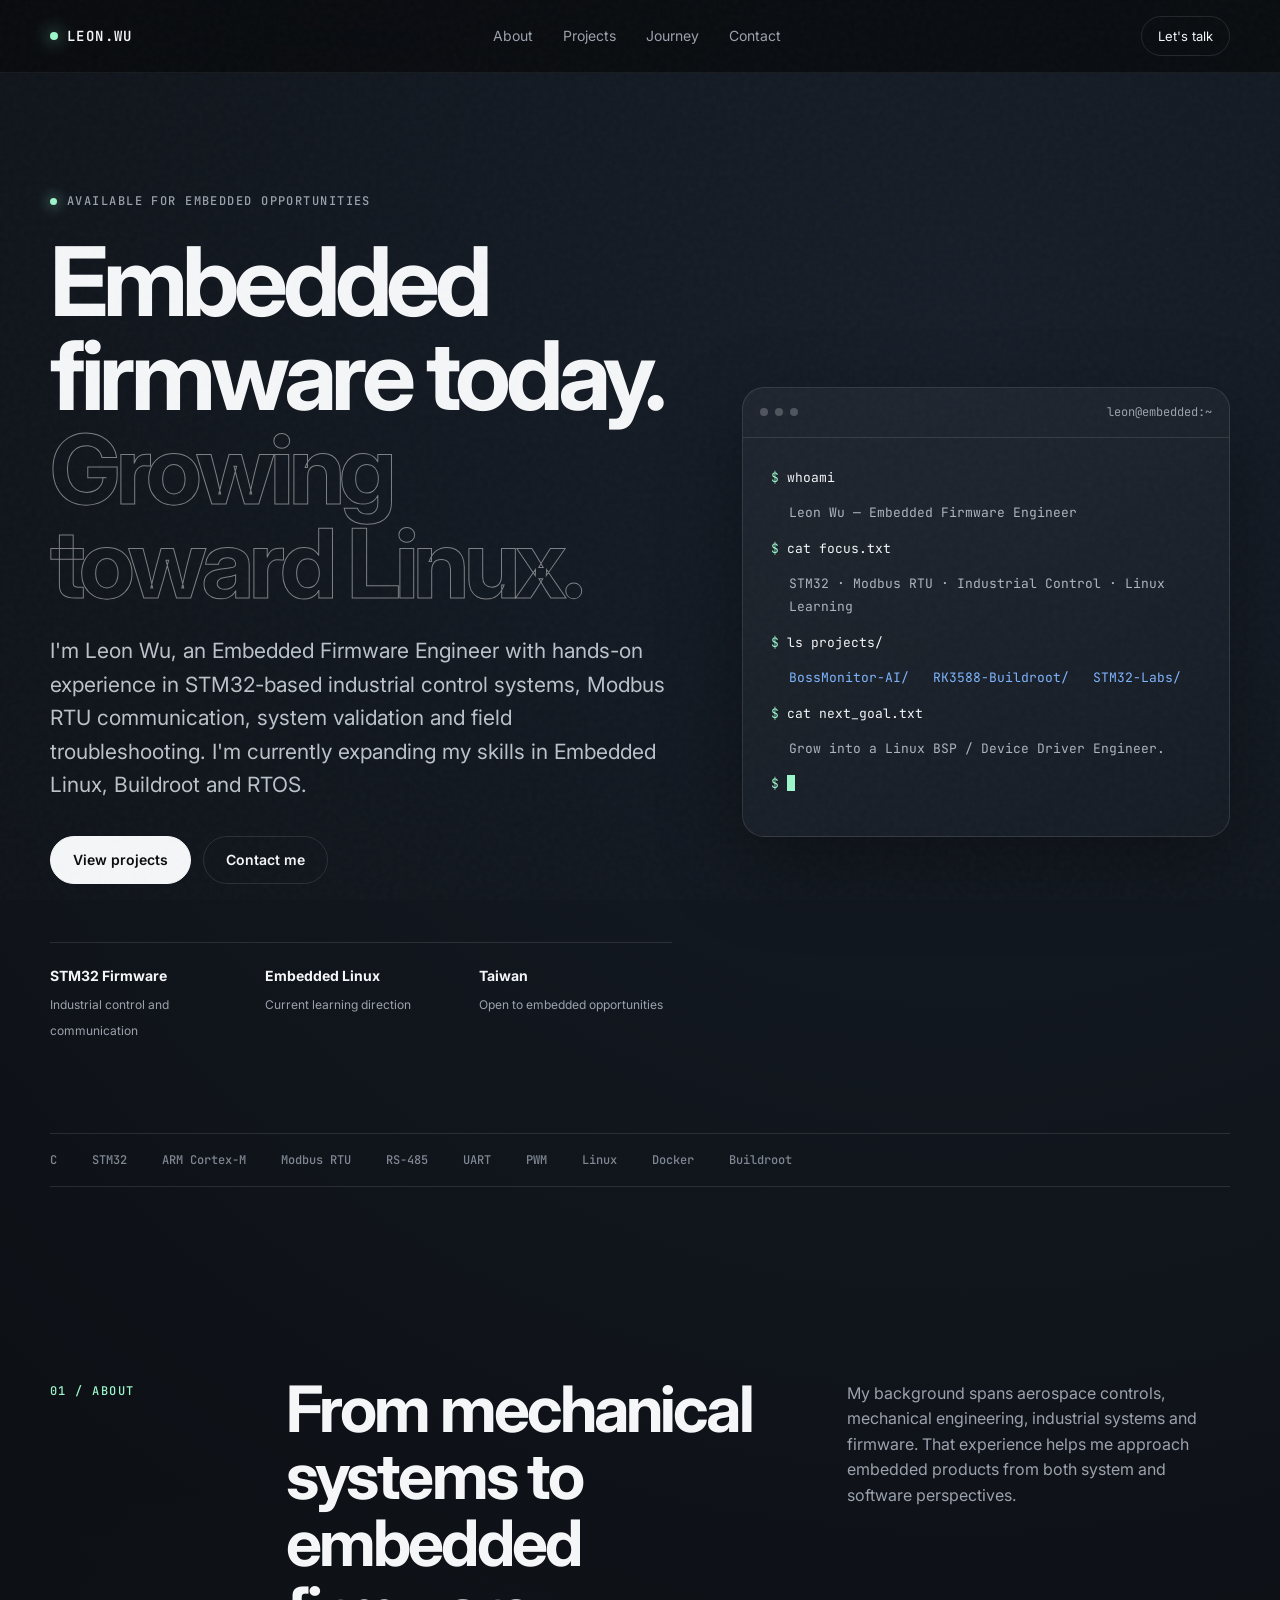
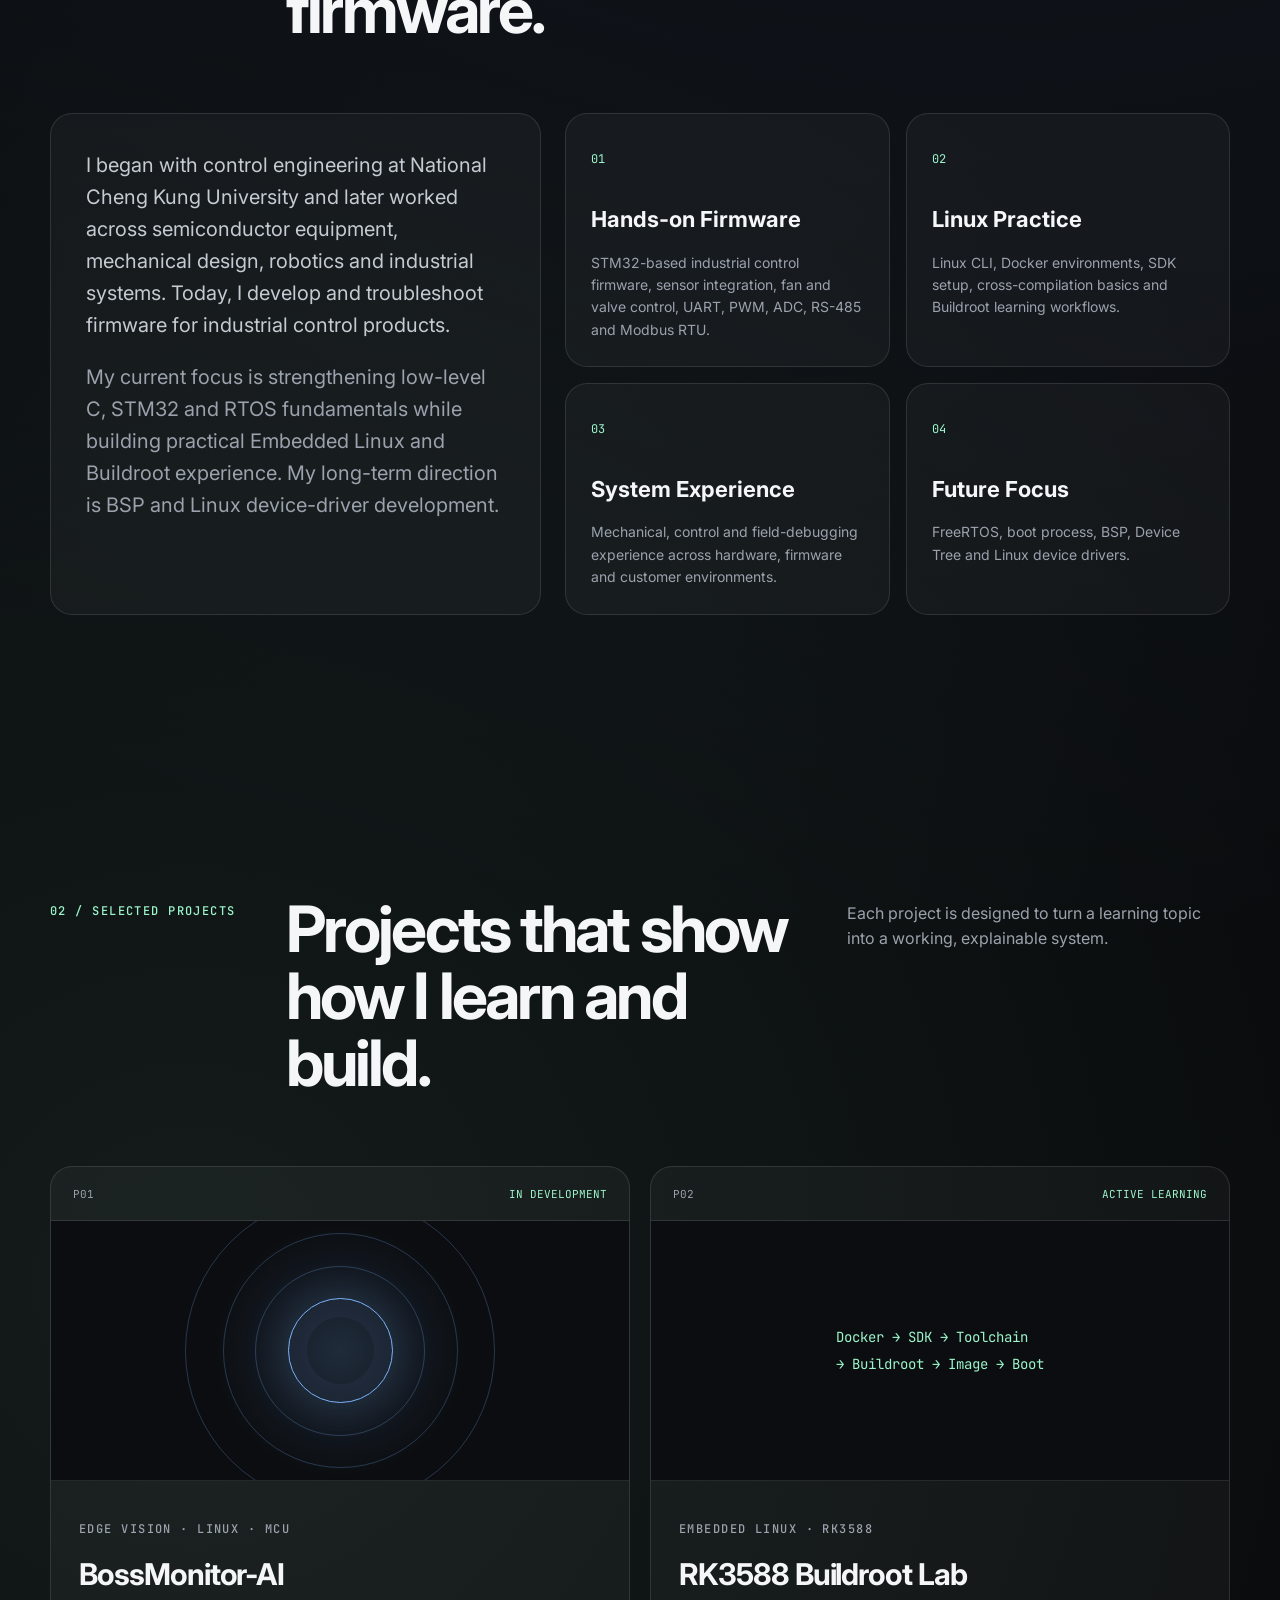
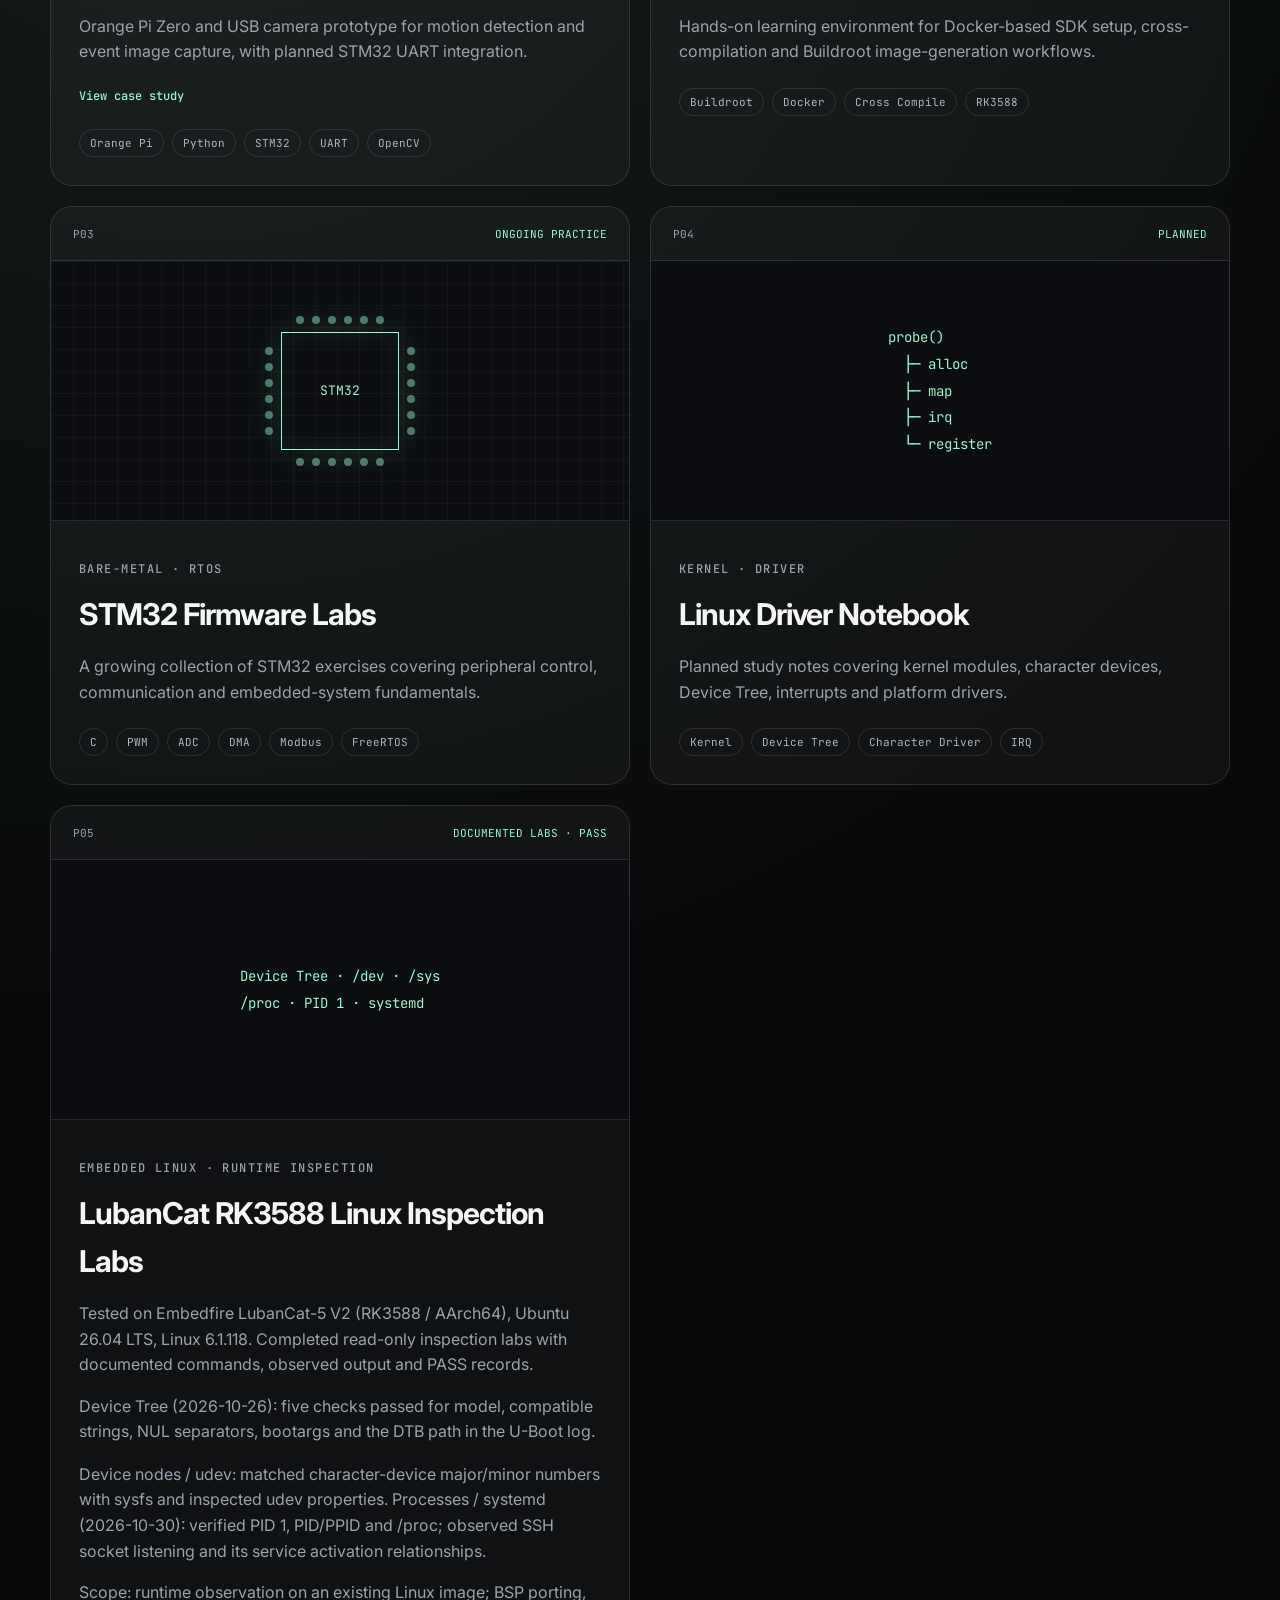
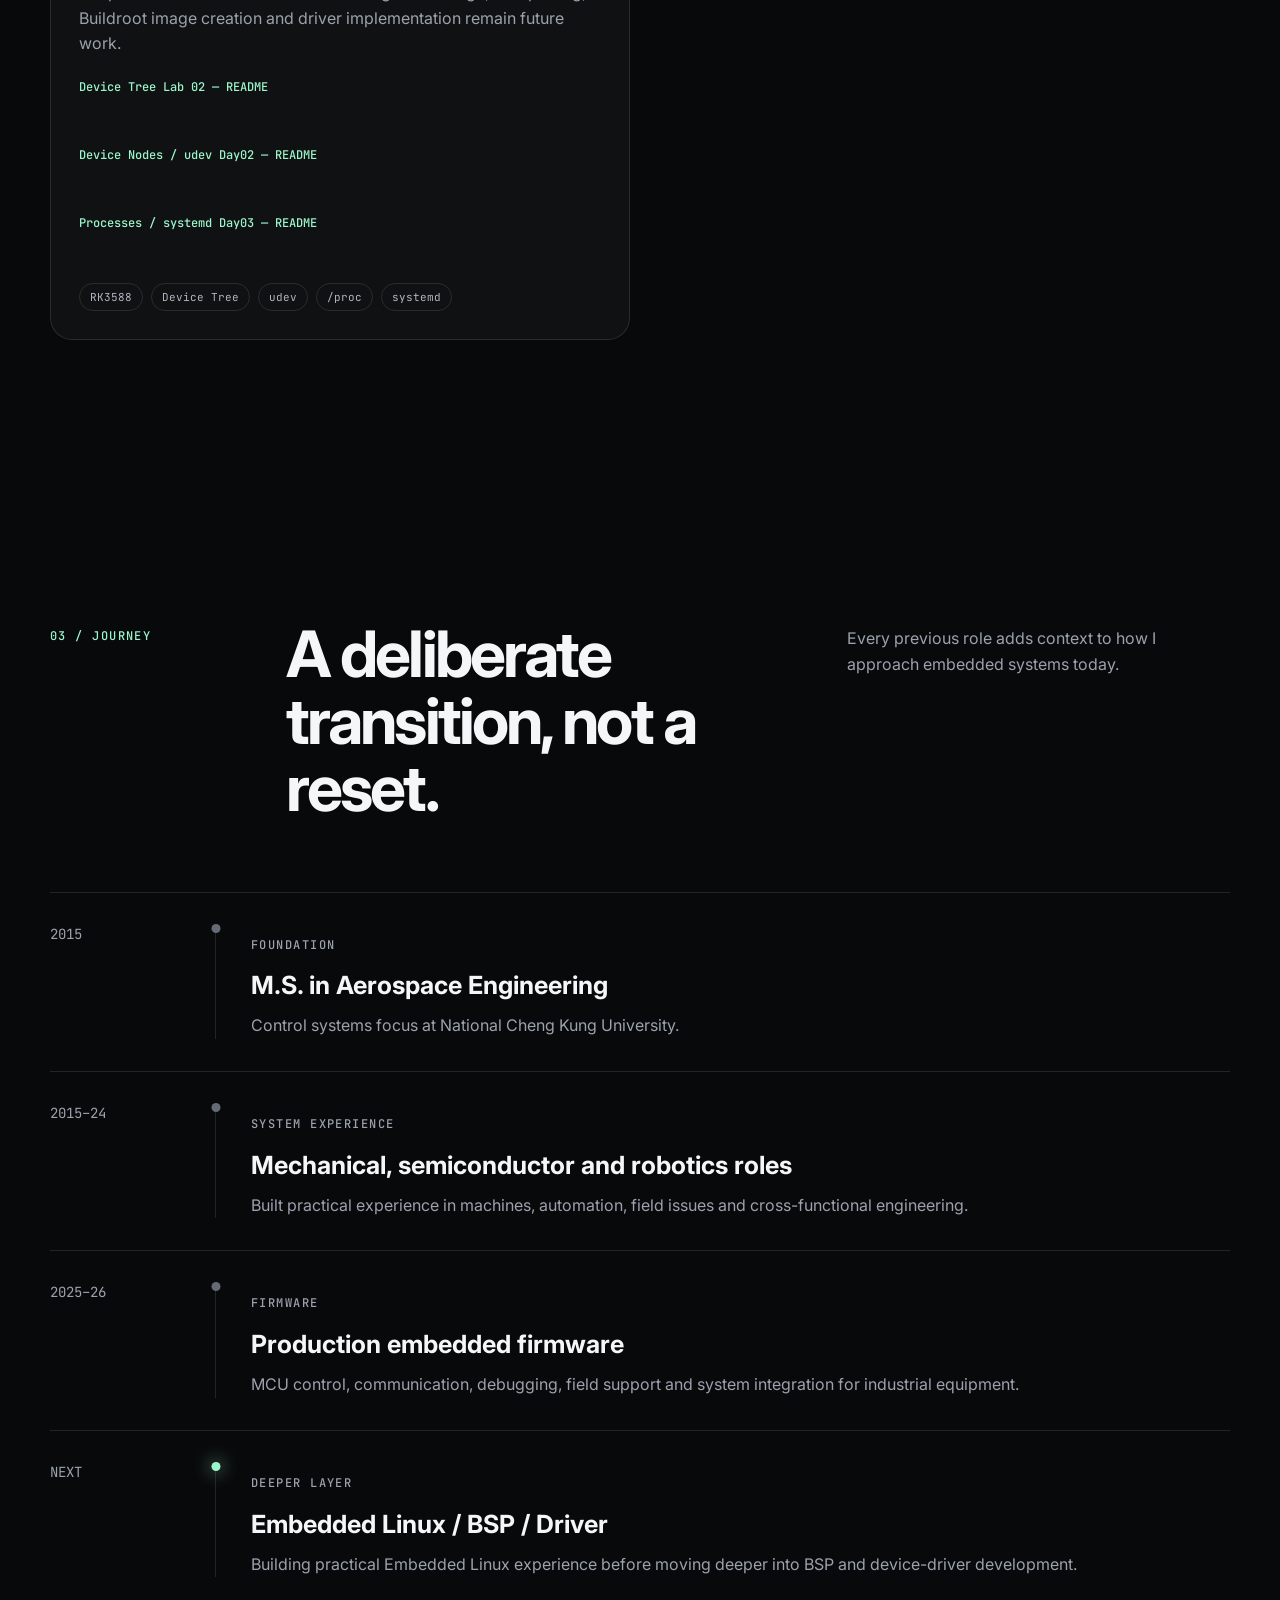
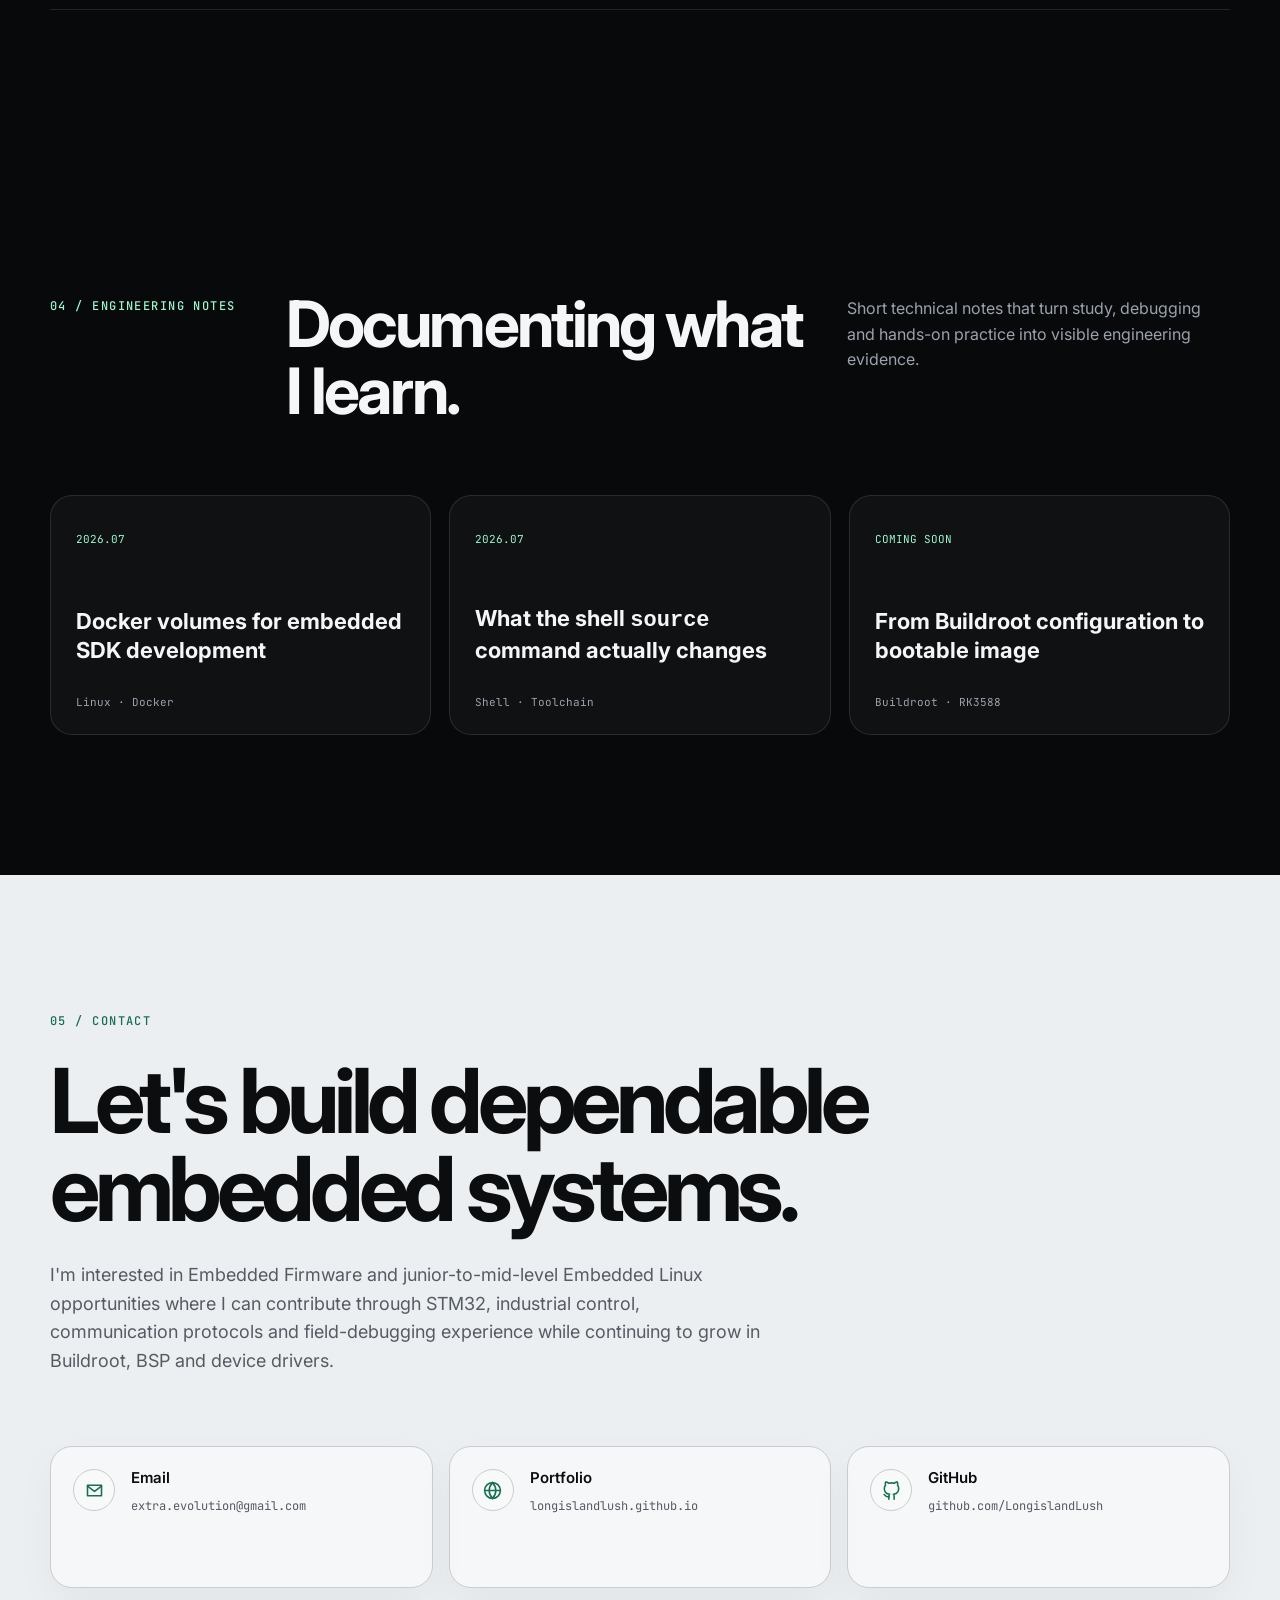
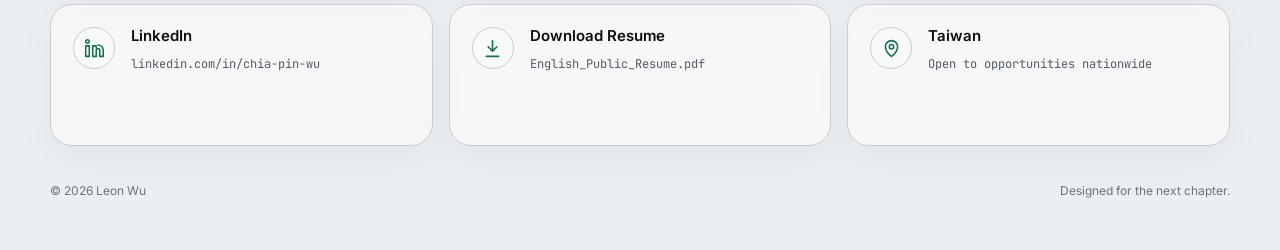
<file: index.html>
<!doctype html>
<html lang="en">
<head>
  <meta charset="utf-8" />
  <meta name="viewport" content="width=device-width, initial-scale=1" />
  <meta name="description" content="Leon Wu — Embedded Firmware Engineer with hands-on experience in STM32-based industrial control systems, Modbus RTU, system validation and field troubleshooting. Currently expanding into Embedded Linux and Buildroot." />
  <meta name="theme-color" content="#08090b" />
  <title>Leon Wu — Embedded Firmware Engineer</title>
  <link rel="preconnect" href="https://fonts.googleapis.com">
  <link rel="preconnect" href="https://fonts.gstatic.com" crossorigin>
  <link href="https://fonts.googleapis.com/css2?family=Inter:wght@400;500;600;700&family=JetBrains+Mono:wght@400;500&display=swap" rel="stylesheet">
  <link rel="stylesheet" href="styles.css" />
</head>
<body>
  <div class="noise" aria-hidden="true"></div>
  <header class="nav-wrap">
    <nav class="nav container" aria-label="Primary navigation">
      <a class="brand" href="#top" aria-label="Leon Wu home">
        <span class="brand-dot"></span>
        LEON.WU
      </a>
      <div class="nav-links">
        <a href="#about">About</a>
        <a href="#projects">Projects</a>
        <a href="#journey">Journey</a>
        <a href="#contact">Contact</a>
      </div>
      <a class="nav-cta" href="#contact">Let's talk</a>
    </nav>
  </header>

  <main id="top">
    <section class="hero container">
      <div class="hero-grid">
        <div class="hero-copy reveal">
          <p class="eyebrow"><span></span> AVAILABLE FOR EMBEDDED OPPORTUNITIES</p>
          <h1>
            Embedded firmware today.
            <span>Growing toward Linux.</span>
          </h1>
          <p class="hero-lead">
            I'm Leon Wu, an Embedded Firmware Engineer with hands-on experience in STM32-based industrial control systems,
            Modbus RTU communication, system validation and field troubleshooting. I'm currently expanding my skills in
            Embedded Linux, Buildroot and RTOS.
          </p>
          <div class="hero-actions">
            <a class="button primary" href="#projects">View projects</a>
            <a class="button ghost" href="#contact">Contact me</a>
          </div>
          <div class="hero-meta">
            <div><strong>STM32 Firmware</strong><span>Industrial control and communication</span></div>
            <div><strong>Embedded Linux</strong><span>Current learning direction</span></div>
            <div><strong>Taiwan</strong><span>Open to embedded opportunities</span></div>
          </div>
        </div>

        <div class="terminal reveal delay-1" aria-label="Terminal introduction">
          <div class="terminal-bar">
            <div class="terminal-dots"><i></i><i></i><i></i></div>
            <span>leon@embedded:~</span>
          </div>
          <div class="terminal-body" id="terminal">
            <p><span class="prompt">$</span> whoami</p>
            <p class="result">Leon Wu — Embedded Firmware Engineer</p>
            <p><span class="prompt">$</span> cat focus.txt</p>
            <p class="result">STM32 · Modbus RTU · Industrial Control · Linux Learning</p>
            <p><span class="prompt">$</span> ls projects/</p>
            <p class="result accent">BossMonitor-AI/ &nbsp; RK3588-Buildroot/ &nbsp; STM32-Labs/</p>
            <p><span class="prompt">$</span> cat next_goal.txt</p>
            <p class="result">Grow into a Linux BSP / Device Driver Engineer.</p>
            <p><span class="prompt">$</span> <span class="cursor"></span></p>
          </div>
        </div>
      </div>

      <div class="tech-strip reveal delay-2" aria-label="Core technologies">
        <span>C</span><span>STM32</span><span>ARM Cortex-M</span><span>Modbus RTU</span><span>RS-485</span><span>UART</span><span>PWM</span><span>Linux</span><span>Docker</span><span>Buildroot</span>
      </div>
    </section>

    <section class="section container" id="about">
      <div class="section-heading reveal">
        <p class="section-kicker">01 / ABOUT</p>
        <h2>From mechanical systems to embedded firmware.</h2>
        <p>
          My background spans aerospace controls, mechanical engineering, industrial systems and firmware.
          That experience helps me approach embedded products from both system and software perspectives.
        </p>
      </div>

      <div class="about-grid">
        <article class="panel about-story reveal">
          <p>
            I began with control engineering at National Cheng Kung University and later worked across semiconductor equipment,
            mechanical design, robotics and industrial systems. Today, I develop and troubleshoot firmware for industrial control products.
          </p>
          <p>
            My current focus is strengthening low-level C, STM32 and RTOS fundamentals while building practical Embedded Linux
            and Buildroot experience. My long-term direction is BSP and Linux device-driver development.
          </p>
        </article>

        <div class="skills-grid reveal delay-1">
          <article class="skill-card">
            <p class="skill-num">01</p>
            <h3>Hands-on Firmware</h3>
            <p>STM32-based industrial control firmware, sensor integration, fan and valve control, UART, PWM, ADC, RS-485 and Modbus RTU.</p>
          </article>
          <article class="skill-card">
            <p class="skill-num">02</p>
            <h3>Linux Practice</h3>
            <p>Linux CLI, Docker environments, SDK setup, cross-compilation basics and Buildroot learning workflows.</p>
          </article>
          <article class="skill-card">
            <p class="skill-num">03</p>
            <h3>System Experience</h3>
            <p>Mechanical, control and field-debugging experience across hardware, firmware and customer environments.</p>
          </article>
          <article class="skill-card">
            <p class="skill-num">04</p>
            <h3>Future Focus</h3>
            <p>FreeRTOS, boot process, BSP, Device Tree and Linux device drivers.</p>
          </article>
        </div>
      </div>
    </section>

    <section class="section container" id="projects">
      <div class="section-heading reveal">
        <p class="section-kicker">02 / SELECTED PROJECTS</p>
        <h2>Projects that show how I learn and build.</h2>
        <p>Each project is designed to turn a learning topic into a working, explainable system.</p>
      </div>

      <div class="projects-grid">
        <a class="project-card project-card-clickable featured reveal" href="projects/bossmonitor-ai.html" aria-label="View BossMonitor-AI case study">
          <div class="project-top">
            <span class="project-index">P01</span>
            <span class="status">IN DEVELOPMENT</span>
          </div>
          <div class="project-visual boss">
            <div class="camera-ring"></div>
            <div class="signal s1"></div>
            <div class="signal s2"></div>
            <div class="signal s3"></div>
          </div>
          <div class="project-copy">
            <p class="project-type">EDGE VISION · LINUX · MCU</p>
            <h3>BossMonitor-AI</h3>
            <p>
              Orange Pi Zero and USB camera prototype for motion detection and event image capture, with planned STM32 UART integration.
            </p>
            <span class="project-link">View case study</span>
            <div class="tags"><span>Orange Pi</span><span>Python</span><span>STM32</span><span>UART</span><span>OpenCV</span></div>
          </div>
        </a>

        <article class="project-card reveal delay-1">
          <div class="project-top">
            <span class="project-index">P02</span>
            <span class="status">ACTIVE LEARNING</span>
          </div>
          <div class="project-visual buildroot">
            <code>Docker → SDK → Toolchain<br>→ Buildroot → Image → Boot</code>
          </div>
          <div class="project-copy">
            <p class="project-type">EMBEDDED LINUX · RK3588</p>
            <h3>RK3588 Buildroot Lab</h3>
            <p>
              Hands-on learning environment for Docker-based SDK setup, cross-compilation and Buildroot image-generation workflows.
            </p>
            <div class="tags"><span>Buildroot</span><span>Docker</span><span>Cross Compile</span><span>RK3588</span></div>
          </div>
        </article>

        <article class="project-card reveal">
          <div class="project-top">
            <span class="project-index">P03</span>
            <span class="status">ONGOING PRACTICE</span>
          </div>
          <div class="project-visual stm32">
            <div class="chip">
              <span>STM32</span>
            </div>
          </div>
          <div class="project-copy">
            <p class="project-type">BARE-METAL · RTOS</p>
            <h3>STM32 Firmware Labs</h3>
            <p>
              A growing collection of STM32 exercises covering peripheral control, communication and embedded-system fundamentals.
            </p>
            <div class="tags"><span>C</span><span>PWM</span><span>ADC</span><span>DMA</span><span>Modbus</span><span>FreeRTOS</span></div>
          </div>
        </article>

        <article class="project-card reveal delay-1">
          <div class="project-top">
            <span class="project-index">P04</span>
            <span class="status">PLANNED</span>
          </div>
          <div class="project-visual driver">
            <pre>probe()
  ├─ alloc
  ├─ map
  ├─ irq
  └─ register</pre>
          </div>
          <div class="project-copy">
            <p class="project-type">KERNEL · DRIVER</p>
            <h3>Linux Driver Notebook</h3>
            <p>
              Planned study notes covering kernel modules, character devices, Device Tree, interrupts and platform drivers.
            </p>
            <div class="tags"><span>Kernel</span><span>Device Tree</span><span>Character Driver</span><span>IRQ</span></div>
          </div>
        </article>

        <article class="project-card reveal">
          <div class="project-top">
            <span class="project-index">P05</span>
            <span class="status">DOCUMENTED LABS · PASS</span>
          </div>
          <div class="project-visual buildroot">
            <code>Device Tree · /dev · /sys<br>/proc · PID 1 · systemd</code>
          </div>
          <div class="project-copy">
            <p class="project-type">EMBEDDED LINUX · RUNTIME INSPECTION</p>
            <h3>LubanCat RK3588 Linux Inspection Labs</h3>
            <p>
              Tested on Embedfire LubanCat-5 V2 (RK3588 / AArch64), Ubuntu 26.04 LTS, Linux 6.1.118.
              Completed read-only inspection labs with documented commands, observed output and PASS records.
            </p>
            <p>
              Device Tree (2026-10-26): five checks passed for model, compatible strings, NUL separators,
              bootargs and the DTB path in the U-Boot log.
            </p>
            <p>
              Device nodes / udev: matched character-device major/minor numbers with sysfs and inspected udev properties.
              Processes / systemd (2026-10-30): verified PID 1, PID/PPID and /proc; observed SSH socket listening
              and its service activation relationships.
            </p>
            <p>
              Scope: runtime observation on an existing Linux image; BSP porting, Buildroot image creation
              and driver implementation remain future work.
            </p>
            <p><a class="project-link" href="https://github.com/LongislandLush/embedded_linux_labs/blob/main/linux-fundamentals/02-device-tree-inspection/README.md" target="_blank" rel="noopener noreferrer">Device Tree Lab 02 — README</a></p>
            <p><a class="project-link" href="https://github.com/LongislandLush/LubanCat-BSP-Roadmap/blob/main/Day02_Device_Nodes_udev/README.md" target="_blank" rel="noopener noreferrer">Device Nodes / udev Day02 — README</a></p>
            <p><a class="project-link" href="https://github.com/LongislandLush/LubanCat-BSP-Roadmap/blob/main/Day03_Process_PID_systemd/README.md" target="_blank" rel="noopener noreferrer">Processes / systemd Day03 — README</a></p>
            <div class="tags"><span>RK3588</span><span>Device Tree</span><span>udev</span><span>/proc</span><span>systemd</span></div>
          </div>
        </article>
      </div>
    </section>

    <section class="section container" id="journey">
      <div class="section-heading reveal">
        <p class="section-kicker">03 / JOURNEY</p>
        <h2>A deliberate transition, not a reset.</h2>
        <p>Every previous role adds context to how I approach embedded systems today.</p>
      </div>

      <div class="timeline">
        <article class="timeline-item reveal">
          <div class="timeline-year">2015</div>
          <div class="timeline-line"></div>
          <div class="timeline-copy">
            <p class="timeline-label">FOUNDATION</p>
            <h3>M.S. in Aerospace Engineering</h3>
            <p>Control systems focus at National Cheng Kung University.</p>
          </div>
        </article>
        <article class="timeline-item reveal">
          <div class="timeline-year">2015–24</div>
          <div class="timeline-line"></div>
          <div class="timeline-copy">
            <p class="timeline-label">SYSTEM EXPERIENCE</p>
            <h3>Mechanical, semiconductor and robotics roles</h3>
            <p>Built practical experience in machines, automation, field issues and cross-functional engineering.</p>
          </div>
        </article>
        <article class="timeline-item reveal">
          <div class="timeline-year">2025–26</div>
          <div class="timeline-line"></div>
          <div class="timeline-copy">
            <p class="timeline-label">FIRMWARE</p>
            <h3>Production embedded firmware</h3>
            <p>MCU control, communication, debugging, field support and system integration for industrial equipment.</p>
          </div>
        </article>
        <article class="timeline-item reveal">
          <div class="timeline-year">NEXT</div>
          <div class="timeline-line active"></div>
          <div class="timeline-copy">
            <p class="timeline-label">DEEPER LAYER</p>
            <h3>Embedded Linux / BSP / Driver</h3>
            <p>Building practical Embedded Linux experience before moving deeper into BSP and device-driver development.</p>
          </div>
        </article>
      </div>
    </section>

    <section class="section container" id="notes">
      <div class="section-heading reveal">
        <p class="section-kicker">04 / ENGINEERING NOTES</p>
        <h2>Documenting what I learn.</h2>
        <p>Short technical notes that turn study, debugging and hands-on practice into visible engineering evidence.</p>
      </div>
      <div class="notes-grid">
        <article class="note-card reveal">
          <p>2026.07</p>
          <h3>Docker volumes for embedded SDK development</h3>
          <span>Linux · Docker</span>
        </article>
        <article class="note-card reveal delay-1">
          <p>2026.07</p>
          <h3>What the shell <code>source</code> command actually changes</h3>
          <span>Shell · Toolchain</span>
        </article>
        <article class="note-card reveal delay-2">
          <p>COMING SOON</p>
          <h3>From Buildroot configuration to bootable image</h3>
          <span>Buildroot · RK3588</span>
        </article>
      </div>
    </section>

    <section class="contact-section" id="contact">
      <div class="container contact-inner reveal">
        <p class="section-kicker">05 / CONTACT</p>
        <h2>Let's build dependable embedded systems.</h2>
        <p>
          I'm interested in Embedded Firmware and junior-to-mid-level Embedded Linux opportunities where I can contribute
          through STM32, industrial control, communication protocols and field-debugging experience while continuing to grow
          in Buildroot, BSP and device drivers.
        </p>
        <div class="contact-card-grid" aria-label="Contact information">
          <a class="contact-card" href="mailto:extra.evolution@gmail.com">
            <span class="contact-icon" aria-hidden="true">
              <svg viewBox="0 0 24 24" focusable="false">
                <path d="M4 6h16v12H4z" />
                <path d="m4 7 8 6 8-6" />
              </svg>
            </span>
            <span class="contact-card-copy">
              <span class="contact-card-label">Email</span>
              <span class="contact-card-value">extra.evolution@gmail.com</span>
            </span>
          </a>
          <a class="contact-card" href="https://longislandlush.github.io/embedded-portfolio/" target="_blank" rel="noopener noreferrer">
            <span class="contact-icon" aria-hidden="true">
              <svg viewBox="0 0 24 24" focusable="false">
                <circle cx="12" cy="12" r="9" />
                <path d="M3 12h18" />
                <path d="M12 3c2.5 2.7 3.8 5.7 3.8 9s-1.3 6.3-3.8 9" />
                <path d="M12 3c-2.5 2.7-3.8 5.7-3.8 9s1.3 6.3 3.8 9" />
              </svg>
            </span>
            <span class="contact-card-copy">
              <span class="contact-card-label">Portfolio</span>
              <span class="contact-card-value">longislandlush.github.io</span>
            </span>
          </a>
          <a class="contact-card" href="https://github.com/LongislandLush" target="_blank" rel="noopener noreferrer">
            <span class="contact-icon" aria-hidden="true">
              <svg viewBox="0 0 24 24" focusable="false">
                <path d="M9 19c-4 1.2-4-2-5.5-2.5" />
                <path d="M15 22v-3.5c.1-1-.3-1.8-.9-2.3 3-.3 6.1-1.5 6.1-6.6 0-1.5-.5-2.7-1.3-3.6.1-.4.6-1.8-.2-3.6 0 0-1.1-.4-3.6 1.3a12.4 12.4 0 0 0-6.2 0C6.4 2 5.3 2.4 5.3 2.4c-.8 1.8-.3 3.2-.2 3.6-.8.9-1.3 2.1-1.3 3.6 0 5.1 3.1 6.3 6.1 6.6-.5.4-.9 1.1-.9 2.1V22" />
              </svg>
            </span>
            <span class="contact-card-copy">
              <span class="contact-card-label">GitHub</span>
              <span class="contact-card-value">github.com/LongislandLush</span>
            </span>
          </a>
          <a class="contact-card" href="https://www.linkedin.com/in/chia-pin-wu/" target="_blank" rel="noopener noreferrer">
            <span class="contact-icon" aria-hidden="true">
              <svg viewBox="0 0 24 24" focusable="false">
                <path d="M16 8a6 6 0 0 1 6 6v7h-4v-7a2 2 0 0 0-4 0v7h-4V9h4v2" />
                <path d="M2 9h4v12H2z" />
                <circle cx="4" cy="4" r="2" />
              </svg>
            </span>
            <span class="contact-card-copy">
              <span class="contact-card-label">LinkedIn</span>
              <span class="contact-card-value">linkedin.com/in/chia-pin-wu</span>
            </span>
          </a>
          <a class="contact-card" href="resume/English_Public_Resume.pdf" download>
            <span class="contact-icon" aria-hidden="true">
              <svg viewBox="0 0 24 24" focusable="false">
                <path d="M12 3v12" />
                <path d="m7 10 5 5 5-5" />
                <path d="M5 21h14" />
              </svg>
            </span>
            <span class="contact-card-copy">
              <span class="contact-card-label">Download Resume</span>
              <span class="contact-card-value">English_Public_Resume.pdf</span>
            </span>
          </a>
          <article class="contact-card contact-card-static" aria-label="Location: Taiwan">
            <span class="contact-icon" aria-hidden="true">
              <svg viewBox="0 0 24 24" focusable="false">
                <path d="M12 21s7-5.1 7-11a7 7 0 0 0-14 0c0 5.9 7 11 7 11z" />
                <circle cx="12" cy="10" r="2.5" />
              </svg>
            </span>
            <span class="contact-card-copy">
              <span class="contact-card-label">Taiwan</span>
              <span class="contact-card-value">Open to opportunities nationwide</span>
            </span>
          </article>
        </div>
        <div class="footer-line">
          <span>© <span id="year"></span> Leon Wu</span>
          <span>Designed for the next chapter.</span>
        </div>
      </div>
    </section>
  </main>

  <script src="script.js"></script>
</body>
</html>
</file>
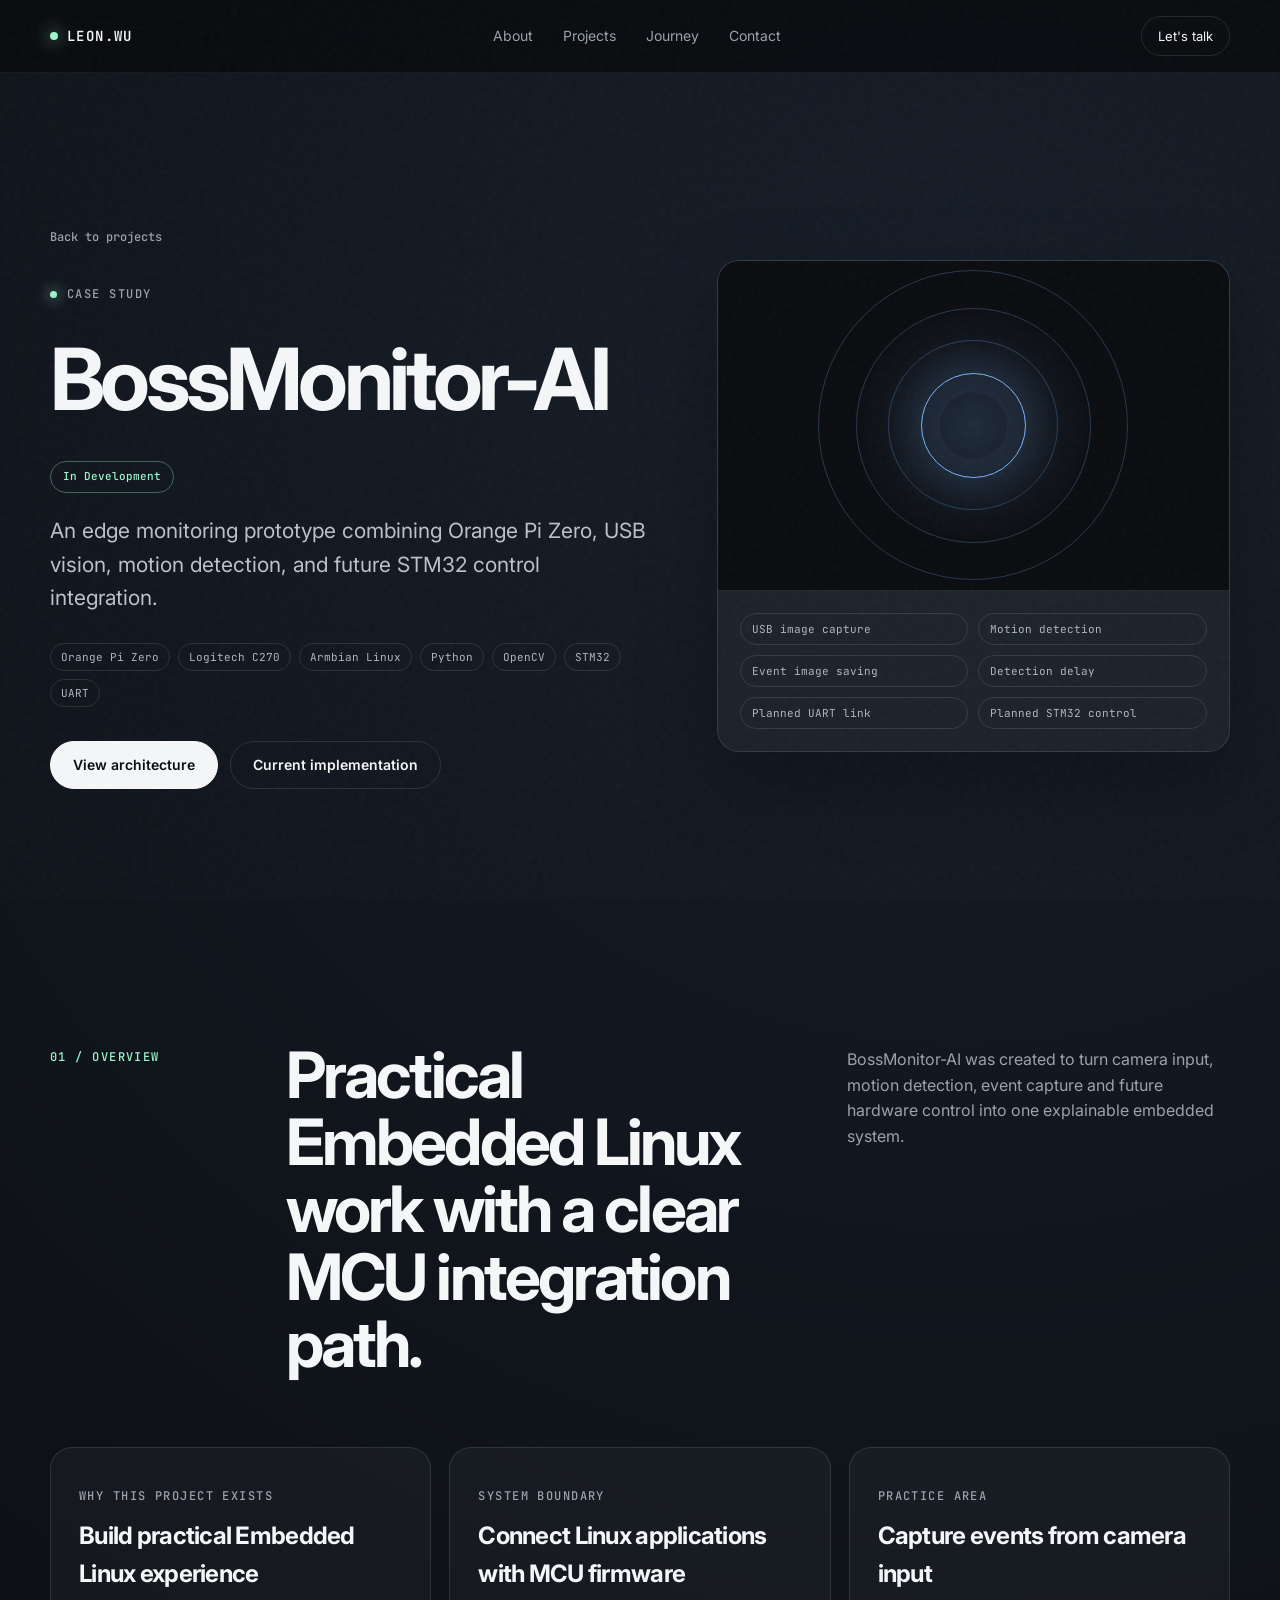
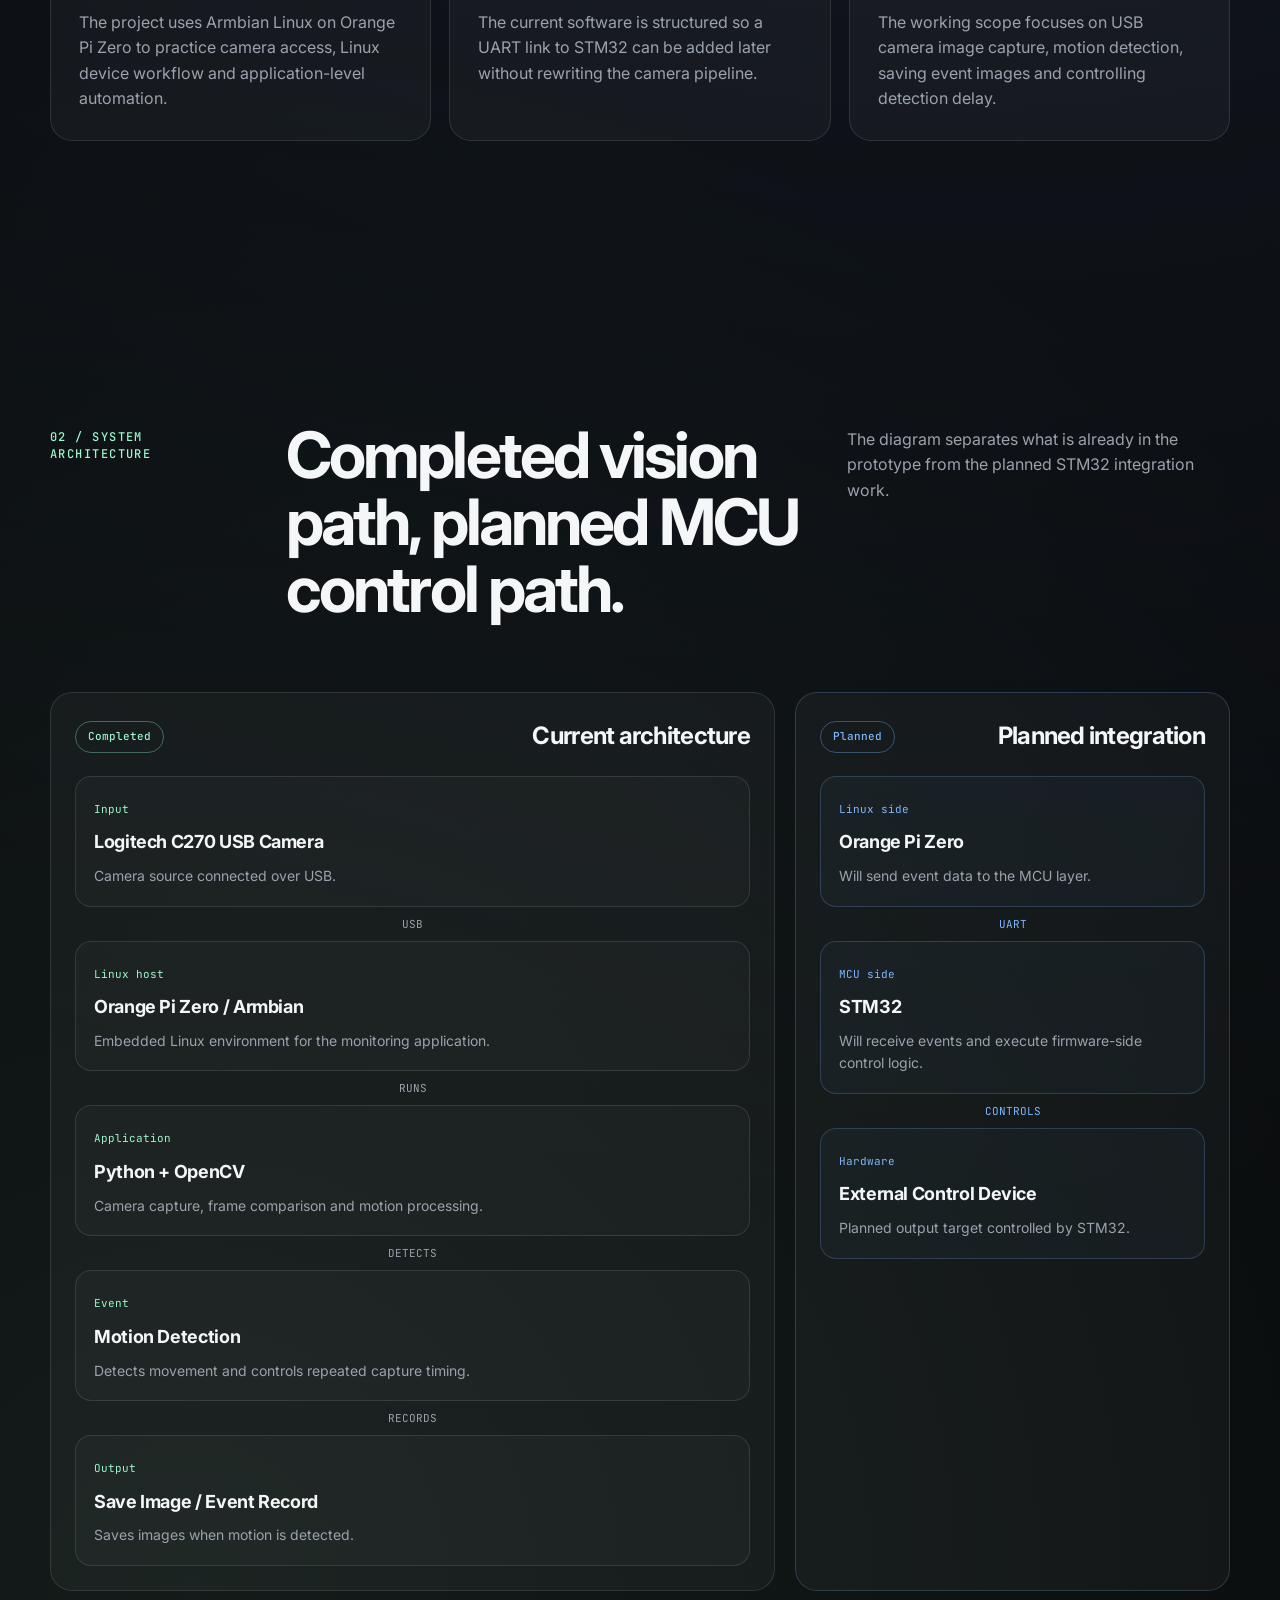
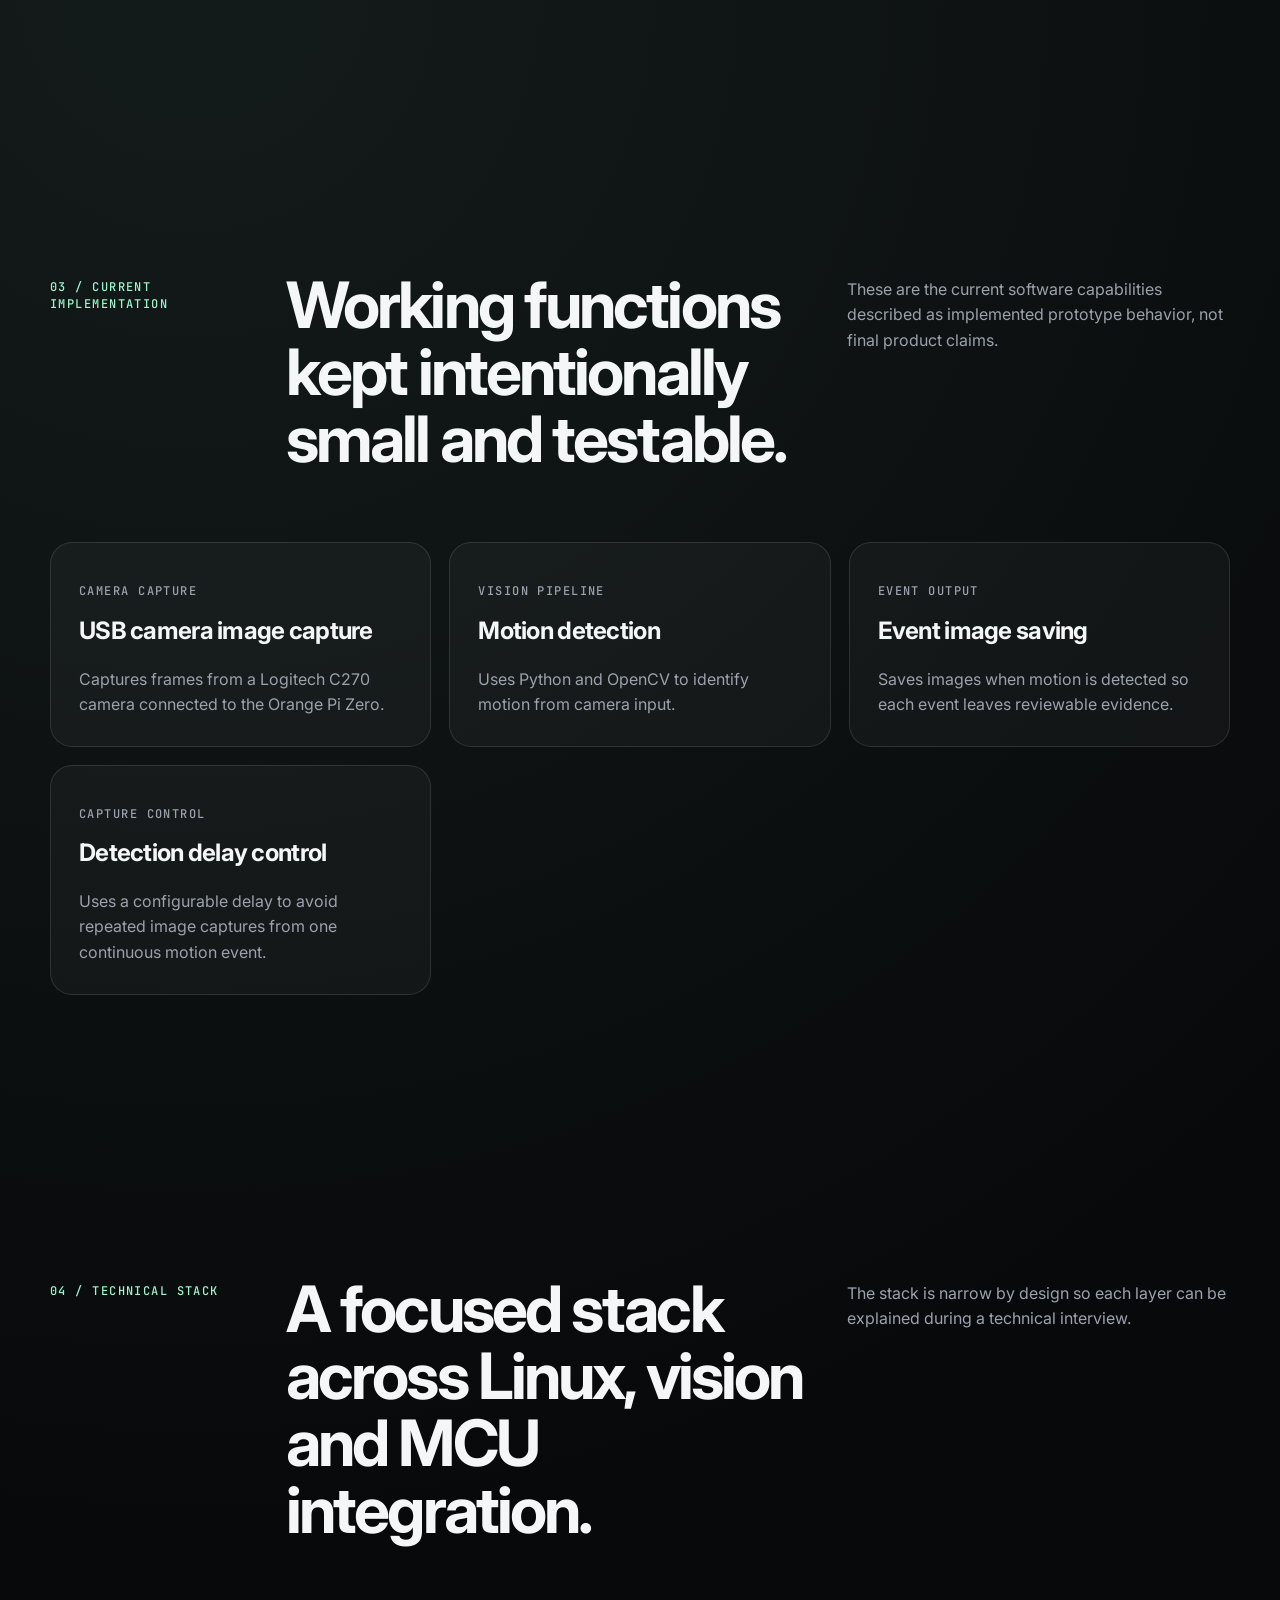
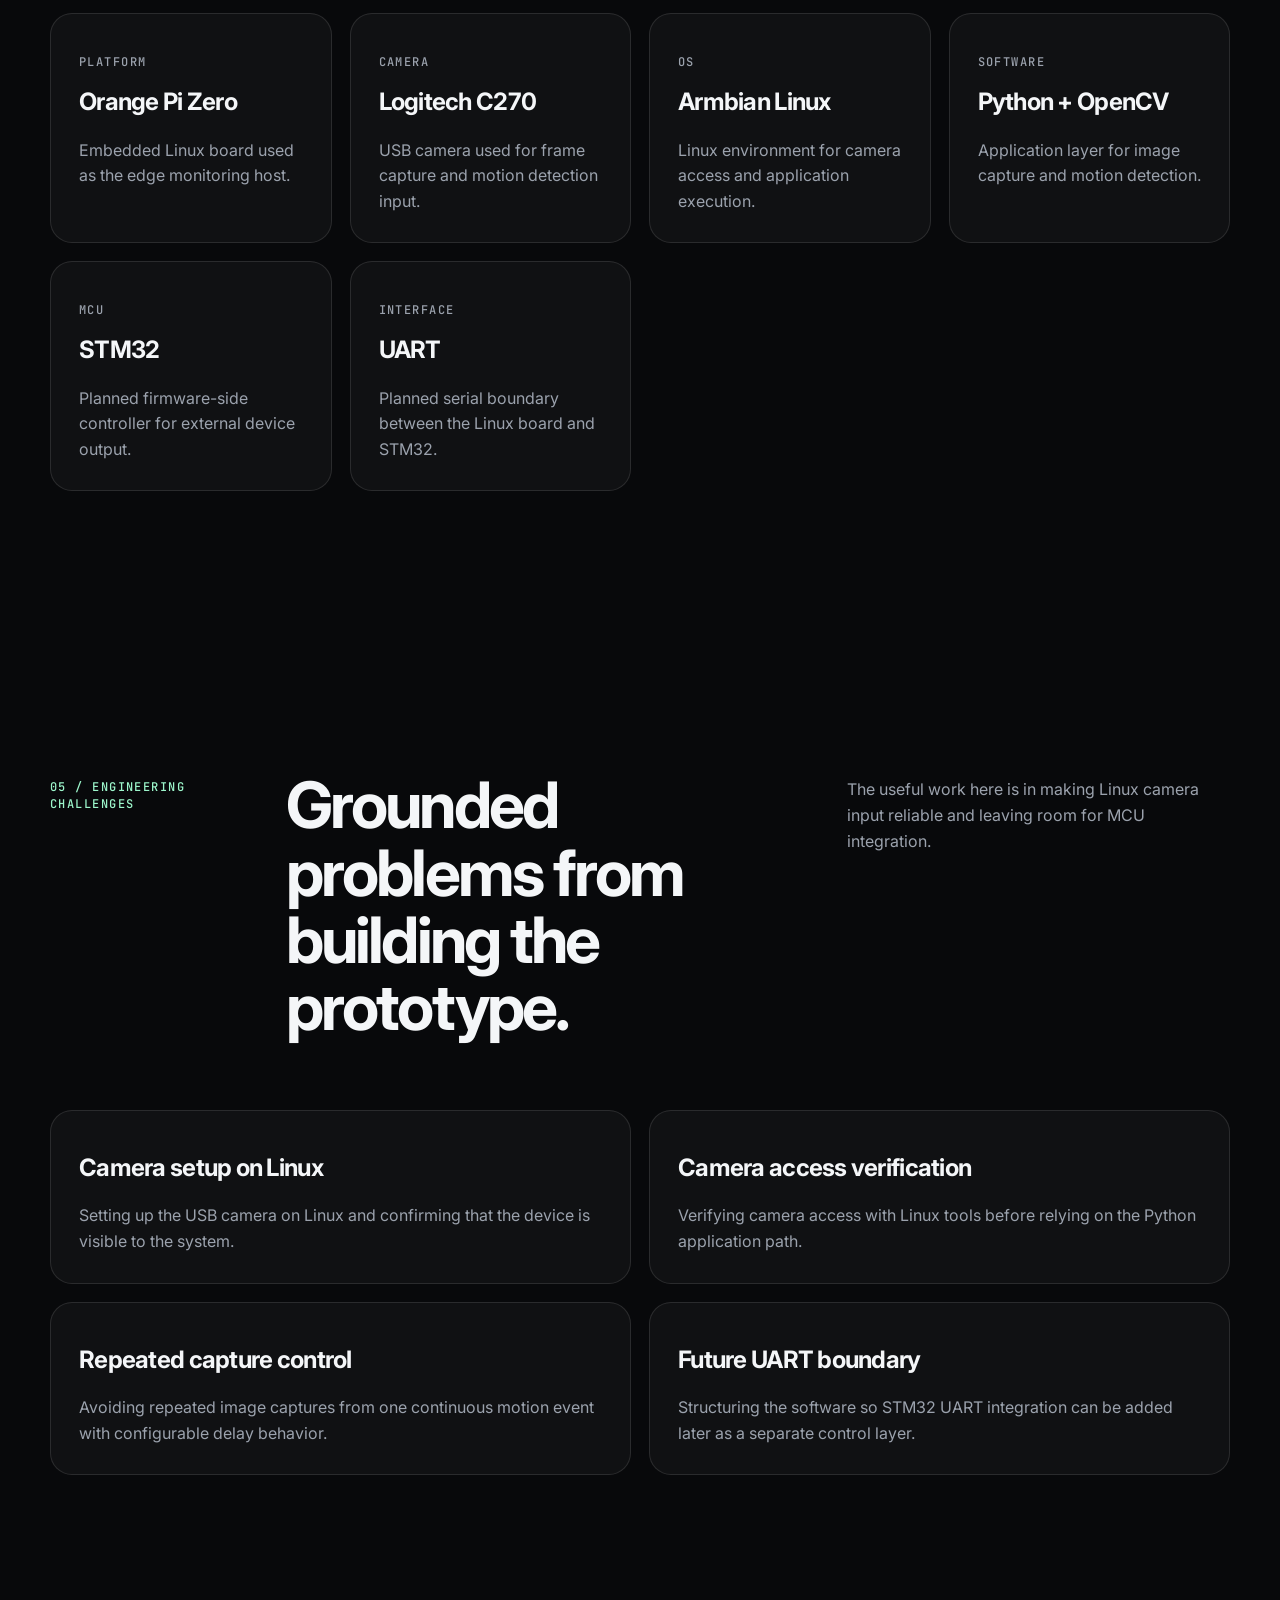
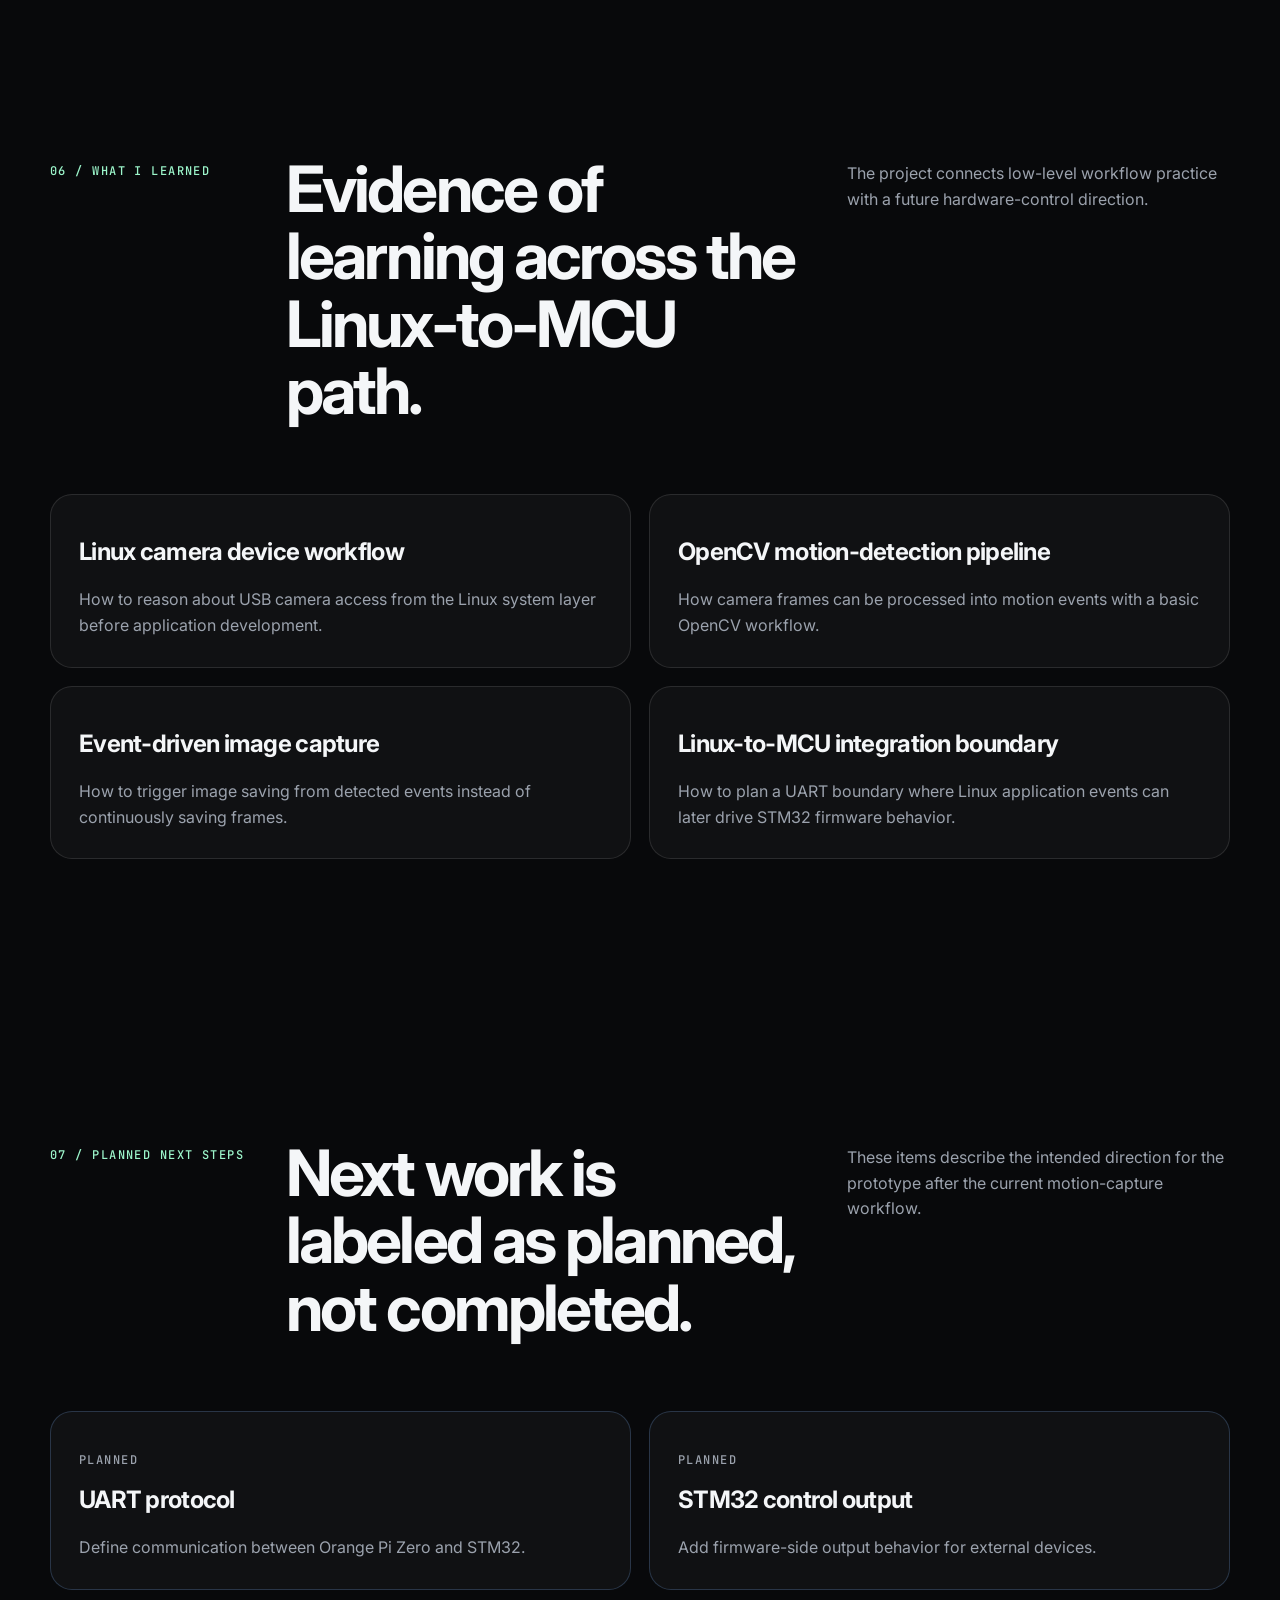
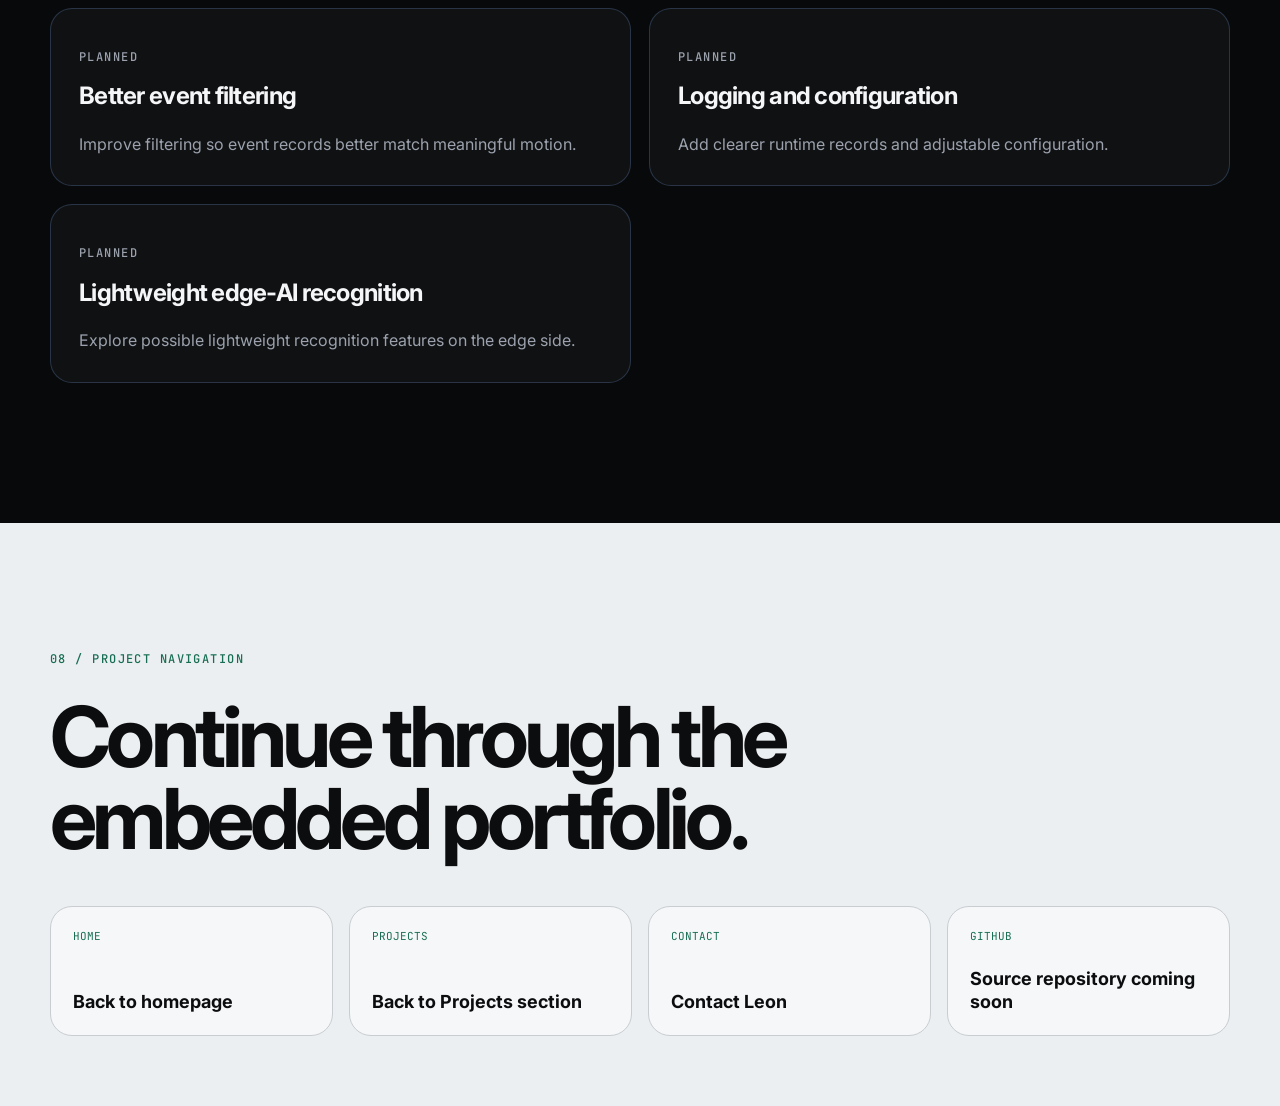
<file: projects/bossmonitor-ai.html>
<!doctype html>
<html lang="en">
<head>
  <meta charset="utf-8" />
  <meta name="viewport" content="width=device-width, initial-scale=1" />
  <meta name="description" content="BossMonitor-AI case study by Chia-Pin Wu, covering Orange Pi Zero, Logitech C270 USB vision, motion detection, Python, OpenCV, Armbian Linux and planned STM32 UART integration." />
  <meta name="theme-color" content="#08090b" />
  <title>BossMonitor-AI | Chia-Pin Wu</title>
  <link rel="preconnect" href="https://fonts.googleapis.com">
  <link rel="preconnect" href="https://fonts.gstatic.com" crossorigin>
  <link href="https://fonts.googleapis.com/css2?family=Inter:wght@400;500;600;700&family=JetBrains+Mono:wght@400;500&display=swap" rel="stylesheet">
  <link rel="stylesheet" href="../styles.css?v=bossmonitor-ai-20260712" />
</head>
<body>
  <div class="noise" aria-hidden="true"></div>
  <header class="nav-wrap">
    <nav class="nav container" aria-label="Primary navigation">
      <a class="brand" href="../index.html#top" aria-label="Chia-Pin Wu home">
        <span class="brand-dot"></span>
        LEON.WU
      </a>
      <div class="nav-links">
        <a href="../index.html#about">About</a>
        <a href="../index.html#projects">Projects</a>
        <a href="../index.html#journey">Journey</a>
        <a href="../index.html#contact">Contact</a>
      </div>
      <a class="nav-cta" href="../index.html#contact">Let's talk</a>
    </nav>
  </header>

  <main id="top">
    <section class="project-detail-hero container">
      <div class="project-detail-grid">
        <div class="project-detail-copy reveal">
          <a class="back-link" href="../index.html#projects">Back to projects</a>
          <p class="eyebrow"><span></span> CASE STUDY</p>
          <div class="project-title-row">
            <h1>BossMonitor-AI</h1>
            <span class="status-badge">In Development</span>
          </div>
          <p class="hero-lead">
            An edge monitoring prototype combining Orange Pi Zero, USB vision, motion detection,
            and future STM32 control integration.
          </p>
          <div class="tags project-hero-tags">
            <span>Orange Pi Zero</span><span>Logitech C270</span><span>Armbian Linux</span><span>Python</span><span>OpenCV</span><span>STM32</span><span>UART</span>
          </div>
          <div class="project-actions">
            <a class="button primary" href="#architecture">View architecture</a>
            <a class="button ghost" href="#implementation">Current implementation</a>
          </div>
        </div>

        <div class="project-detail-visual reveal delay-1" aria-label="BossMonitor-AI architecture preview">
          <div class="project-visual boss">
            <div class="camera-ring"></div>
            <div class="signal s1"></div>
            <div class="signal s2"></div>
            <div class="signal s3"></div>
          </div>
          <div class="detail-signal-list" aria-label="Core project components">
            <span>USB image capture</span>
            <span>Motion detection</span>
            <span>Event image saving</span>
            <span>Detection delay</span>
            <span>Planned UART link</span>
            <span>Planned STM32 control</span>
          </div>
        </div>
      </div>
    </section>

    <section class="section container">
      <div class="section-heading reveal">
        <p class="section-kicker">01 / OVERVIEW</p>
        <h2>Practical Embedded Linux work with a clear MCU integration path.</h2>
        <p>
          BossMonitor-AI was created to turn camera input, motion detection, event capture and future hardware control
          into one explainable embedded system.
        </p>
      </div>

      <div class="detail-panel-grid">
        <article class="detail-panel reveal">
          <p class="project-type">WHY THIS PROJECT EXISTS</p>
          <h3>Build practical Embedded Linux experience</h3>
          <p>
            The project uses Armbian Linux on Orange Pi Zero to practice camera access, Linux device workflow and application-level automation.
          </p>
        </article>
        <article class="detail-panel reveal delay-1">
          <p class="project-type">SYSTEM BOUNDARY</p>
          <h3>Connect Linux applications with MCU firmware</h3>
          <p>
            The current software is structured so a UART link to STM32 can be added later without rewriting the camera pipeline.
          </p>
        </article>
        <article class="detail-panel reveal delay-2">
          <p class="project-type">PRACTICE AREA</p>
          <h3>Capture events from camera input</h3>
          <p>
            The working scope focuses on USB camera image capture, motion detection, saving event images and controlling detection delay.
          </p>
        </article>
      </div>
    </section>

    <section class="section container" id="architecture">
      <div class="section-heading reveal">
        <p class="section-kicker">02 / SYSTEM ARCHITECTURE</p>
        <h2>Completed vision path, planned MCU control path.</h2>
        <p>
          The diagram separates what is already in the prototype from the planned STM32 integration work.
        </p>
      </div>

      <div class="architecture-board reveal" aria-label="BossMonitor-AI current and planned architecture">
        <article class="architecture-stage">
          <div class="architecture-stage-head">
            <span class="state-pill completed">Completed</span>
            <h3>Current architecture</h3>
          </div>
          <div class="flow-stack">
            <div class="flow-card completed">
              <span>Input</span>
              <h4>Logitech C270 USB Camera</h4>
              <p>Camera source connected over USB.</p>
            </div>
            <div class="flow-connector"><span>USB</span></div>
            <div class="flow-card completed">
              <span>Linux host</span>
              <h4>Orange Pi Zero / Armbian</h4>
              <p>Embedded Linux environment for the monitoring application.</p>
            </div>
            <div class="flow-connector"><span>runs</span></div>
            <div class="flow-card completed">
              <span>Application</span>
              <h4>Python + OpenCV</h4>
              <p>Camera capture, frame comparison and motion processing.</p>
            </div>
            <div class="flow-connector"><span>detects</span></div>
            <div class="flow-card completed">
              <span>Event</span>
              <h4>Motion Detection</h4>
              <p>Detects movement and controls repeated capture timing.</p>
            </div>
            <div class="flow-connector"><span>records</span></div>
            <div class="flow-card completed">
              <span>Output</span>
              <h4>Save Image / Event Record</h4>
              <p>Saves images when motion is detected.</p>
            </div>
          </div>
        </article>

        <article class="architecture-stage planned">
          <div class="architecture-stage-head">
            <span class="state-pill planned">Planned</span>
            <h3>Planned integration</h3>
          </div>
          <div class="flow-stack">
            <div class="flow-card planned">
              <span>Linux side</span>
              <h4>Orange Pi Zero</h4>
              <p>Will send event data to the MCU layer.</p>
            </div>
            <div class="flow-connector planned"><span>UART</span></div>
            <div class="flow-card planned">
              <span>MCU side</span>
              <h4>STM32</h4>
              <p>Will receive events and execute firmware-side control logic.</p>
            </div>
            <div class="flow-connector planned"><span>controls</span></div>
            <div class="flow-card planned">
              <span>Hardware</span>
              <h4>External Control Device</h4>
              <p>Planned output target controlled by STM32.</p>
            </div>
          </div>
        </article>
      </div>
    </section>

    <section class="section container" id="implementation">
      <div class="section-heading reveal">
        <p class="section-kicker">03 / CURRENT IMPLEMENTATION</p>
        <h2>Working functions kept intentionally small and testable.</h2>
        <p>
          These are the current software capabilities described as implemented prototype behavior, not final product claims.
        </p>
      </div>

      <div class="detail-panel-grid">
        <article class="detail-panel reveal">
          <p class="project-type">CAMERA CAPTURE</p>
          <h3>USB camera image capture</h3>
          <p>Captures frames from a Logitech C270 camera connected to the Orange Pi Zero.</p>
        </article>
        <article class="detail-panel reveal delay-1">
          <p class="project-type">VISION PIPELINE</p>
          <h3>Motion detection</h3>
          <p>Uses Python and OpenCV to identify motion from camera input.</p>
        </article>
        <article class="detail-panel reveal delay-2">
          <p class="project-type">EVENT OUTPUT</p>
          <h3>Event image saving</h3>
          <p>Saves images when motion is detected so each event leaves reviewable evidence.</p>
        </article>
        <article class="detail-panel reveal">
          <p class="project-type">CAPTURE CONTROL</p>
          <h3>Detection delay control</h3>
          <p>Uses a configurable delay to avoid repeated image captures from one continuous motion event.</p>
        </article>
      </div>
    </section>

    <section class="section container">
      <div class="section-heading reveal">
        <p class="section-kicker">04 / TECHNICAL STACK</p>
        <h2>A focused stack across Linux, vision and MCU integration.</h2>
        <p>
          The stack is narrow by design so each layer can be explained during a technical interview.
        </p>
      </div>

      <div class="spec-grid">
        <article class="detail-panel reveal">
          <p class="project-type">PLATFORM</p>
          <h3>Orange Pi Zero</h3>
          <p>Embedded Linux board used as the edge monitoring host.</p>
        </article>
        <article class="detail-panel reveal delay-1">
          <p class="project-type">CAMERA</p>
          <h3>Logitech C270</h3>
          <p>USB camera used for frame capture and motion detection input.</p>
        </article>
        <article class="detail-panel reveal">
          <p class="project-type">OS</p>
          <h3>Armbian Linux</h3>
          <p>Linux environment for camera access and application execution.</p>
        </article>
        <article class="detail-panel reveal delay-1">
          <p class="project-type">SOFTWARE</p>
          <h3>Python + OpenCV</h3>
          <p>Application layer for image capture and motion detection.</p>
        </article>
        <article class="detail-panel reveal">
          <p class="project-type">MCU</p>
          <h3>STM32</h3>
          <p>Planned firmware-side controller for external device output.</p>
        </article>
        <article class="detail-panel reveal delay-1">
          <p class="project-type">INTERFACE</p>
          <h3>UART</h3>
          <p>Planned serial boundary between the Linux board and STM32.</p>
        </article>
      </div>
    </section>

    <section class="section container">
      <div class="section-heading reveal">
        <p class="section-kicker">05 / ENGINEERING CHALLENGES</p>
        <h2>Grounded problems from building the prototype.</h2>
        <p>
          The useful work here is in making Linux camera input reliable and leaving room for MCU integration.
        </p>
      </div>

      <div class="detail-list-grid">
        <article class="detail-panel reveal">
          <h3>Camera setup on Linux</h3>
          <p>Setting up the USB camera on Linux and confirming that the device is visible to the system.</p>
        </article>
        <article class="detail-panel reveal delay-1">
          <h3>Camera access verification</h3>
          <p>Verifying camera access with Linux tools before relying on the Python application path.</p>
        </article>
        <article class="detail-panel reveal">
          <h3>Repeated capture control</h3>
          <p>Avoiding repeated image captures from one continuous motion event with configurable delay behavior.</p>
        </article>
        <article class="detail-panel reveal delay-1">
          <h3>Future UART boundary</h3>
          <p>Structuring the software so STM32 UART integration can be added later as a separate control layer.</p>
        </article>
      </div>
    </section>

    <section class="section container">
      <div class="section-heading reveal">
        <p class="section-kicker">06 / WHAT I LEARNED</p>
        <h2>Evidence of learning across the Linux-to-MCU path.</h2>
        <p>
          The project connects low-level workflow practice with a future hardware-control direction.
        </p>
      </div>

      <div class="detail-list-grid">
        <article class="detail-panel reveal">
          <h3>Linux camera device workflow</h3>
          <p>How to reason about USB camera access from the Linux system layer before application development.</p>
        </article>
        <article class="detail-panel reveal delay-1">
          <h3>OpenCV motion-detection pipeline</h3>
          <p>How camera frames can be processed into motion events with a basic OpenCV workflow.</p>
        </article>
        <article class="detail-panel reveal">
          <h3>Event-driven image capture</h3>
          <p>How to trigger image saving from detected events instead of continuously saving frames.</p>
        </article>
        <article class="detail-panel reveal delay-1">
          <h3>Linux-to-MCU integration boundary</h3>
          <p>How to plan a UART boundary where Linux application events can later drive STM32 firmware behavior.</p>
        </article>
      </div>
    </section>

    <section class="section container">
      <div class="section-heading reveal">
        <p class="section-kicker">07 / PLANNED NEXT STEPS</p>
        <h2>Next work is labeled as planned, not completed.</h2>
        <p>
          These items describe the intended direction for the prototype after the current motion-capture workflow.
        </p>
      </div>

      <div class="detail-list-grid">
        <article class="detail-panel planned-card reveal">
          <p class="project-type">PLANNED</p>
          <h3>UART protocol</h3>
          <p>Define communication between Orange Pi Zero and STM32.</p>
        </article>
        <article class="detail-panel planned-card reveal delay-1">
          <p class="project-type">PLANNED</p>
          <h3>STM32 control output</h3>
          <p>Add firmware-side output behavior for external devices.</p>
        </article>
        <article class="detail-panel planned-card reveal">
          <p class="project-type">PLANNED</p>
          <h3>Better event filtering</h3>
          <p>Improve filtering so event records better match meaningful motion.</p>
        </article>
        <article class="detail-panel planned-card reveal delay-1">
          <p class="project-type">PLANNED</p>
          <h3>Logging and configuration</h3>
          <p>Add clearer runtime records and adjustable configuration.</p>
        </article>
        <article class="detail-panel planned-card reveal">
          <p class="project-type">PLANNED</p>
          <h3>Lightweight edge-AI recognition</h3>
          <p>Explore possible lightweight recognition features on the edge side.</p>
        </article>
      </div>
    </section>

    <section class="project-detail-cta">
      <div class="container reveal">
        <p class="section-kicker">08 / PROJECT NAVIGATION</p>
        <h2>Continue through the embedded portfolio.</h2>
        <div class="project-nav-grid">
          <a class="project-nav-card" href="../index.html#top">
            <span>Home</span>
            <strong>Back to homepage</strong>
          </a>
          <a class="project-nav-card" href="../index.html#projects">
            <span>Projects</span>
            <strong>Back to Projects section</strong>
          </a>
          <a class="project-nav-card" href="../index.html#contact">
            <span>Contact</span>
            <strong>Contact Leon</strong>
          </a>
          <article class="project-nav-card project-nav-card-static" aria-label="Source repository coming soon">
            <span>GitHub</span>
            <strong>Source repository coming soon</strong>
          </article>
        </div>
      </div>
    </section>
  </main>

  <script src="../script.js?v=bossmonitor-ai-20260712"></script>
</body>
</html>
</file>
<file: styles.css>
:root {
  --bg: #08090b;
  --bg-soft: #0d0f12;
  --panel: rgba(255,255,255,.035);
  --line: rgba(255,255,255,.11);
  --line-strong: rgba(255,255,255,.2);
  --text: #f4f6f8;
  --muted: #9ba2ad;
  --accent: #9cf6cb;
  --accent-2: #7eb5ff;
  --max: 1180px;
}

* { box-sizing: border-box; }
html { scroll-behavior: smooth; }
body {
  margin: 0;
  color: var(--text);
  background:
    radial-gradient(circle at 75% 4%, rgba(126,181,255,.12), transparent 28%),
    radial-gradient(circle at 15% 35%, rgba(156,246,203,.08), transparent 26%),
    var(--bg);
  font-family: Inter, system-ui, sans-serif;
  line-height: 1.6;
  overflow-x: hidden;
}
a { color: inherit; text-decoration: none; }
.container { width: min(calc(100% - 40px), var(--max)); margin-inline: auto; }
.noise {
  position: fixed; inset: 0; pointer-events: none; opacity: .035; z-index: 99;
  background-image: url("data:image/svg+xml,%3Csvg viewBox='0 0 180 180' xmlns='http://www.w3.org/2000/svg'%3E%3Cfilter id='n'%3E%3CfeTurbulence type='fractalNoise' baseFrequency='.9' numOctaves='4' stitchTiles='stitch'/%3E%3C/filter%3E%3Crect width='100%25' height='100%25' filter='url(%23n)' opacity='.8'/%3E%3C/svg%3E");
}

.nav-wrap {
  position: sticky; top: 0; z-index: 50;
  backdrop-filter: blur(18px);
  background: rgba(8,9,11,.72);
  border-bottom: 1px solid rgba(255,255,255,.06);
}
.nav { height: 72px; display: flex; align-items: center; justify-content: space-between; gap: 24px; }
.brand { font: 600 14px/1 JetBrains Mono, monospace; letter-spacing: .1em; display: flex; align-items: center; gap: 9px; }
.brand-dot { width: 8px; height: 8px; border-radius: 50%; background: var(--accent); box-shadow: 0 0 18px var(--accent); }
.nav-links { display: flex; gap: 30px; color: var(--muted); font-size: 14px; }
.nav-links a:hover { color: var(--text); }
.nav-cta, .button {
  display: inline-flex; align-items: center; justify-content: center;
  border-radius: 999px; transition: .25s ease;
}
.nav-cta { font-size: 13px; border: 1px solid var(--line); padding: 9px 16px; }
.nav-cta:hover { border-color: var(--accent); color: var(--accent); }

.hero { padding: 108px 0 48px; min-height: calc(100vh - 72px); display: flex; flex-direction: column; justify-content: space-between; }
.hero-grid { display: grid; grid-template-columns: 1.12fr .88fr; gap: 70px; align-items: center; }
.eyebrow, .section-kicker, .project-type, .timeline-label {
  font: 500 12px/1.4 JetBrains Mono, monospace; letter-spacing: .12em; color: var(--muted);
}
.eyebrow { display: flex; align-items: center; gap: 10px; }
.eyebrow span { width: 7px; height: 7px; border-radius: 50%; background: var(--accent); box-shadow: 0 0 14px var(--accent); }
h1 { margin: 24px 0; font-size: clamp(48px, 7.5vw, 96px); line-height: .98; letter-spacing: -.055em; max-width: 900px; }
h1 span { display: block; color: transparent; -webkit-text-stroke: 1px rgba(255,255,255,.45); }
.hero-lead { max-width: 680px; color: #bcc2ca; font-size: clamp(17px, 2vw, 21px); }
.hero-actions { display: flex; gap: 12px; margin-top: 34px; }
.button { min-height: 48px; padding: 0 22px; border: 1px solid var(--line); font-weight: 600; font-size: 14px; }
.button.primary { background: var(--text); color: #0b0c0e; border-color: var(--text); }
.button.primary:hover { transform: translateY(-2px); box-shadow: 0 12px 35px rgba(255,255,255,.12); }
.button.ghost:hover { border-color: var(--accent); color: var(--accent); }
.hero-meta { display: grid; grid-template-columns: repeat(3, 1fr); gap: 22px; border-top: 1px solid var(--line); margin-top: 58px; padding-top: 22px; }
.hero-meta strong { display: block; font-size: 14px; margin-bottom: 4px; }
.hero-meta span { color: var(--muted); font-size: 12px; }

.terminal {
  border: 1px solid var(--line);
  background: linear-gradient(145deg, rgba(255,255,255,.045), rgba(255,255,255,.015));
  border-radius: 22px; overflow: hidden; box-shadow: 0 30px 80px rgba(0,0,0,.35);
}
.terminal-bar { height: 50px; border-bottom: 1px solid var(--line); display: flex; align-items: center; padding: 0 17px; color: var(--muted); font: 12px JetBrains Mono, monospace; }
.terminal-dots { display: flex; gap: 7px; margin-right: auto; }
.terminal-dots i { width: 8px; height: 8px; border-radius: 50%; background: rgba(255,255,255,.22); }
.terminal-body { padding: 28px; min-height: 395px; font: 13px/1.8 JetBrains Mono, monospace; }
.terminal-body p { margin: 0 0 12px; }
.prompt { color: var(--accent); }
.result { color: #adb5bf; padding-left: 18px; }
.result.accent { color: var(--accent-2); }
.cursor { display: inline-block; width: 8px; height: 16px; background: var(--accent); vertical-align: -3px; animation: blink 1s steps(1) infinite; }
@keyframes blink { 50% { opacity: 0; } }

.tech-strip { margin-top: 90px; padding: 18px 0; display: flex; gap: 35px; overflow: hidden; border-top: 1px solid var(--line); border-bottom: 1px solid var(--line); color: #7f8792; font: 500 12px JetBrains Mono, monospace; white-space: nowrap; }

.section { padding: 140px 0; }
.section-heading { display: grid; grid-template-columns: .42fr 1.1fr .8fr; gap: 35px; align-items: start; margin-bottom: 70px; }
.section-heading h2 { margin: 0; font-size: clamp(38px, 5vw, 66px); line-height: 1.05; letter-spacing: -.045em; }
.section-heading > p:last-child { margin: 6px 0 0; color: var(--muted); }
.section-kicker { color: var(--accent); margin: 8px 0 0; }

.about-grid { display: grid; grid-template-columns: .85fr 1.15fr; gap: 24px; }
.panel, .skill-card, .project-card, .note-card {
  border: 1px solid var(--line); background: var(--panel); border-radius: 22px;
}
.about-story { padding: 35px; font-size: 20px; color: #c5cbd2; }
.about-story p:first-child { margin-top: 0; }
.about-story p:last-child { margin-bottom: 0; color: var(--muted); }
.skills-grid { display: grid; grid-template-columns: repeat(2,1fr); gap: 16px; }
.skill-card { padding: 25px; min-height: 210px; transition: .25s; }
.skill-card:hover { transform: translateY(-4px); border-color: var(--line-strong); }
.skill-num { font: 12px JetBrains Mono, monospace; color: var(--accent); }
.skill-card h3 { font-size: 22px; margin: 35px 0 10px; }
.skill-card p:last-child { color: var(--muted); margin-bottom: 0; font-size: 14px; }

.projects-grid { display: grid; grid-template-columns: repeat(2, 1fr); gap: 20px; }
.project-card { overflow: hidden; }
.project-card-clickable { display:block; color:inherit; transition: transform .25s ease, border-color .25s ease, box-shadow .25s ease; }
.project-card-clickable:hover { transform: translateY(-4px); border-color: var(--line-strong); box-shadow: 0 24px 60px rgba(0,0,0,.22); }
.project-card-clickable:focus-visible { outline: 3px solid rgba(156,246,203,.4); outline-offset: 5px; border-color: var(--accent); }
.project-card-clickable:hover .project-link, .project-card-clickable:focus-visible .project-link { color: var(--text); }
.project-top { height: 54px; display: flex; align-items: center; justify-content: space-between; padding: 0 22px; border-bottom: 1px solid var(--line); font: 11px JetBrains Mono, monospace; color: var(--muted); }
.status { color: var(--accent); }
.project-visual { height: 260px; border-bottom: 1px solid var(--line); position: relative; display: grid; place-items: center; overflow: hidden; background: #0b0d10; }
.project-copy { padding: 28px; }
.project-copy h3 { font-size: 30px; letter-spacing: -.035em; margin: 8px 0 10px; }
.project-copy > p:not(.project-type) { color: var(--muted); min-height: 52px; }
.project-link { display:inline-flex; margin-top: 4px; color: var(--accent); font: 500 12px/1.4 JetBrains Mono, monospace; }
.project-link:hover { color: var(--text); }
.project-link:focus-visible { outline: 2px solid rgba(156,246,203,.45); outline-offset: 4px; border-radius: 4px; }
.tags { display: flex; gap: 8px; flex-wrap: wrap; margin-top: 22px; }
.tags span { border: 1px solid var(--line); border-radius: 999px; padding: 6px 10px; font: 11px JetBrains Mono, monospace; color: #aeb6c0; }
.project-visual.boss { background: radial-gradient(circle, rgba(126,181,255,.18), transparent 40%), #0b0d10; }
.camera-ring { width: 105px; height: 105px; border: 1px solid var(--accent-2); border-radius: 50%; box-shadow: inset 0 0 0 18px rgba(126,181,255,.05), 0 0 50px rgba(126,181,255,.18); }
.signal { position: absolute; border: 1px solid rgba(126,181,255,.25); border-radius: 50%; animation: pulse 3s infinite; }
.s1 { width: 170px; height: 170px; } .s2 { width: 235px; height: 235px; animation-delay: 1s; } .s3 { width: 310px; height: 310px; animation-delay: 2s; }
@keyframes pulse { 0%,100% { opacity:.15; transform:scale(.95)} 50% { opacity:.8; transform:scale(1.03)} }
.project-visual.buildroot code, .project-visual.driver pre { color: var(--accent); font: 14px/1.9 JetBrains Mono, monospace; }
.project-visual.stm32 { background-image: linear-gradient(rgba(255,255,255,.035) 1px, transparent 1px), linear-gradient(90deg, rgba(255,255,255,.035) 1px, transparent 1px); background-size: 22px 22px; }
.chip { width: 118px; height: 118px; display: grid; place-items: center; border: 1px solid var(--accent); box-shadow: 0 0 45px rgba(156,246,203,.14), inset 0 0 25px rgba(156,246,203,.08); position: relative; }
.chip:before, .chip:after { content:""; position:absolute; inset:-17px 14px; border-top: 8px dotted rgba(156,246,203,.45); border-bottom: 8px dotted rgba(156,246,203,.45); }
.chip:after { inset:14px -17px; border:0; border-left:8px dotted rgba(156,246,203,.45); border-right:8px dotted rgba(156,246,203,.45); }
.chip span { font: 13px JetBrains Mono, monospace; color: var(--accent); }

.project-detail-hero { padding: 108px 0 70px; min-height: calc(100vh - 72px); display:flex; align-items:center; }
.project-detail-grid { display:grid; grid-template-columns: 1.08fr .92fr; gap: 64px; align-items:center; width:100%; }
.project-detail-copy h1 { margin: 22px 0; font-size: clamp(46px, 6.7vw, 88px); line-height: .98; letter-spacing: -.055em; max-width: 920px; }
.project-title-row { display:flex; align-items:flex-start; gap:18px; flex-wrap:wrap; }
.project-title-row h1 { flex:1 1 560px; }
.status-badge, .state-pill {
  display:inline-flex; align-items:center; min-height:32px; border:1px solid rgba(156,246,203,.35);
  border-radius:999px; padding:0 12px; color:var(--accent); font: 500 11px/1 JetBrains Mono, monospace; white-space:nowrap;
}
.back-link { display:inline-flex; margin-bottom: 28px; color: var(--muted); font: 500 12px/1.4 JetBrains Mono, monospace; }
.back-link:hover { color: var(--accent); }
.back-link:focus-visible { outline: 2px solid rgba(156,246,203,.45); outline-offset: 4px; border-radius: 4px; }
.project-actions { display:flex; gap:12px; flex-wrap:wrap; margin-top:34px; }
.project-hero-tags { margin-top:28px; }
.project-detail-visual { border:1px solid var(--line); border-radius:22px; overflow:hidden; background:var(--panel); box-shadow:0 30px 80px rgba(0,0,0,.28); }
.project-detail-visual .project-visual { height:330px; border-bottom:1px solid var(--line); }
.detail-signal-list { display:grid; grid-template-columns: repeat(2,1fr); gap:10px; padding:22px; }
.detail-signal-list span { border:1px solid var(--line); border-radius:999px; padding:8px 11px; color:#aeb6c0; font: 11px JetBrains Mono, monospace; }
.detail-panel-grid, .spec-grid, .detail-list-grid { display:grid; grid-template-columns: repeat(3,1fr); gap:18px; }
.spec-grid { grid-template-columns: repeat(4,1fr); }
.detail-panel, .flow-node {
  border:1px solid var(--line); background:var(--panel); border-radius:22px; padding:28px;
}
.detail-panel h3, .flow-node h3 { margin: 10px 0; font-size:24px; letter-spacing:-.03em; }
.detail-panel p:last-child, .flow-node p { color:var(--muted); margin-bottom:0; }
.detail-list-grid { grid-template-columns: repeat(2,1fr); }
.planned-card { border-color: rgba(126,181,255,.22); }
.architecture-board { display:grid; grid-template-columns: 1.25fr .75fr; gap:20px; }
.architecture-stage { border:1px solid var(--line); background:var(--panel); border-radius:22px; padding:24px; }
.architecture-stage.planned { border-color:rgba(126,181,255,.22); }
.architecture-stage-head { display:flex; align-items:center; justify-content:space-between; gap:16px; margin-bottom:20px; }
.architecture-stage-head h3 { margin:0; font-size:24px; letter-spacing:-.03em; }
.state-pill.completed { color:var(--accent); border-color:rgba(156,246,203,.35); }
.state-pill.planned { color:var(--accent-2); border-color:rgba(126,181,255,.35); }
.flow-stack { display:grid; gap:10px; }
.flow-card { border:1px solid var(--line); border-radius:16px; padding:18px; background:rgba(255,255,255,.025); }
.flow-card.planned { border-color:rgba(126,181,255,.22); background:rgba(126,181,255,.035); }
.flow-card span { color:var(--accent); font: 11px JetBrains Mono, monospace; }
.flow-card.planned span { color:var(--accent-2); }
.flow-card h4 { margin:8px 0; font-size:18px; letter-spacing:-.02em; }
.flow-card p { margin:0; color:var(--muted); font-size:14px; }
.flow-connector { display:grid; place-items:center; color:var(--muted); font: 11px JetBrains Mono, monospace; text-transform:uppercase; }
.flow-connector.planned { color:var(--accent-2); }
.architecture-flow { display:grid; grid-template-columns: 1fr auto 1fr auto 1fr auto 1fr; gap:16px; align-items:center; }
.flow-node { min-height:190px; }
.flow-node span { color:var(--accent); font: 12px JetBrains Mono, monospace; }
.flow-arrow { color:var(--accent); font: 24px JetBrains Mono, monospace; }
.project-detail-cta { padding: 120px 0 70px; background:#eceff1; color:#0c0d0f; }
.project-detail-cta h2 { max-width:820px; font-size:clamp(44px, 7vw, 84px); line-height:.98; letter-spacing:-.055em; margin:28px 0; }
.project-detail-cta .section-kicker { color:#186e53; }
.project-detail-cta .button.primary { background:#0c0d0f; color:#f4f6f8; border-color:#0c0d0f; }
.project-detail-cta .button.ghost { border-color:#c9cdd1; }
.project-detail-cta .button.ghost:hover { border-color:#186e53; color:#186e53; }
.project-nav-grid { display:grid; grid-template-columns:repeat(4,1fr); gap:16px; margin-top:46px; }
.project-nav-card {
  min-height:130px; display:flex; flex-direction:column; justify-content:space-between; padding:22px;
  border:1px solid #c9cdd1; border-radius:22px; background:rgba(255,255,255,.52);
  transition: transform .25s ease, border-color .25s ease, box-shadow .25s ease, color .25s ease;
}
.project-nav-card:hover { transform:translateY(-4px); border-color:#97aaa5; box-shadow:0 24px 50px rgba(12,13,15,.09); color:#186e53; }
.project-nav-card:focus-visible { outline:3px solid rgba(24,110,83,.28); outline-offset:4px; border-color:#186e53; }
.project-nav-card span { color:#186e53; font: 11px JetBrains Mono, monospace; text-transform:uppercase; }
.project-nav-card strong { color:#0c0d0f; font-size:18px; line-height:1.25; }
.project-nav-card-static:hover { transform:none; color:#0c0d0f; }

.timeline { border-top: 1px solid var(--line); }
.timeline-item { display: grid; grid-template-columns: 130px 1px 1fr; gap: 35px; min-height: 170px; border-bottom: 1px solid var(--line); padding: 32px 0; }
.timeline-year { font: 14px JetBrains Mono, monospace; color: var(--muted); }
.timeline-line { background: var(--line); position: relative; }
.timeline-line:before { content:""; width: 9px; height: 9px; border-radius:50%; position:absolute; top:0; left:50%; transform:translate(-50%,-1px); background:#656b74; }
.timeline-line.active:before { background: var(--accent); box-shadow: 0 0 18px var(--accent); }
.timeline-copy h3 { font-size: 25px; margin: 8px 0; }
.timeline-copy p:last-child { color: var(--muted); margin: 0; }

.notes-grid { display: grid; grid-template-columns: repeat(3,1fr); gap: 18px; }
.note-card { padding: 25px; min-height: 240px; display:flex; flex-direction:column; transition:.25s; }
.note-card:hover { transform: translateY(-4px); border-color: var(--line-strong); }
.note-card > p { font: 11px JetBrains Mono, monospace; color: var(--accent); }
.note-card h3 { font-size: 22px; line-height:1.3; margin: auto 0 30px; }
.note-card span { color: var(--muted); font: 11px JetBrains Mono, monospace; }

.contact-section { padding: 130px 0 50px; background: #eceff1; color: #0c0d0f; }
.contact-inner h2 { max-width: 850px; font-size: clamp(46px, 7vw, 90px); line-height:.98; letter-spacing:-.06em; margin: 28px 0; }
.contact-inner > p:not(.section-kicker) { max-width: 720px; color: #555b63; font-size: 18px; }
.contact-section .section-kicker { color: #186e53; }
.contact-card-grid { display: grid; grid-template-columns: repeat(3,1fr); gap: 16px; margin-top: 70px; }
.contact-card {
  min-height: 142px; display:flex; align-items:flex-start; gap:16px; padding:22px;
  border:1px solid #c9cdd1; border-radius:22px; background:rgba(255,255,255,.52);
  box-shadow: 0 16px 40px rgba(12,13,15,.04); transition: transform .25s ease, border-color .25s ease, box-shadow .25s ease, color .25s ease;
}
.contact-card:hover { transform: translateY(-4px); border-color:#97aaa5; box-shadow:0 24px 50px rgba(12,13,15,.09); color:#186e53; }
.contact-card:focus-visible { outline: 3px solid rgba(24,110,83,.28); outline-offset: 4px; border-color:#186e53; }
.contact-card-static:hover { transform:none; color:#0c0d0f; }
.contact-icon {
  width:42px; height:42px; flex:0 0 42px; display:grid; place-items:center;
  border:1px solid #c9cdd1; border-radius:50%; color:#186e53; background:#f8faf9;
}
.contact-icon svg { width:21px; height:21px; fill:none; stroke:currentColor; stroke-width:1.8; stroke-linecap:round; stroke-linejoin:round; }
.contact-icon circle { fill:none; }
.contact-card-copy { min-width:0; display:flex; flex-direction:column; gap:10px; }
.contact-card-label { font:600 15px/1.2 Inter, system-ui, sans-serif; color:#0c0d0f; }
.contact-card-value { color:#555b63; font:12px/1.5 JetBrains Mono, monospace; overflow-wrap:anywhere; }
.footer-line { display:flex; justify-content:space-between; color:#6d737b; font-size:12px; padding-top:35px; }

.reveal { opacity: 1; transform: none; transition: opacity .75s ease, transform .75s ease; }
.js .reveal { opacity: 0; transform: translateY(22px); }
.js .reveal.visible { opacity: 1; transform: none; }
.delay-1 { transition-delay: .12s; } .delay-2 { transition-delay: .24s; }

@media (max-width: 900px) {
  .nav-links { display:none; }
  .hero { padding-top: 78px; }
  .hero-grid, .about-grid { grid-template-columns:1fr; }
  .hero-grid { gap:50px; }
  .section-heading { grid-template-columns:1fr; gap:14px; }
  .projects-grid { grid-template-columns:1fr; }
  .project-detail-hero { padding-top:78px; min-height:auto; }
  .project-detail-grid { grid-template-columns:1fr; gap:48px; }
  .detail-panel-grid, .spec-grid, .detail-list-grid { grid-template-columns:repeat(2,1fr); }
  .architecture-board { grid-template-columns:1fr; }
  .architecture-flow { grid-template-columns:1fr; }
  .flow-arrow { transform:rotate(90deg); justify-self:center; }
  .project-nav-grid { grid-template-columns:repeat(2,1fr); }
  .notes-grid { grid-template-columns:1fr; }
  .contact-card-grid { grid-template-columns:repeat(2,1fr); }
}
@media (max-width: 620px) {
  .container { width:min(calc(100% - 24px), var(--max)); }
  .nav { height:64px; }
  .nav-cta { display:none; }
  .hero { min-height:auto; padding-bottom:30px; }
  h1 { font-size:48px; }
  .hero-meta { grid-template-columns:1fr; }
  .terminal-body { min-height:340px; padding:20px; font-size:11px; }
  .skills-grid { grid-template-columns:1fr; }
  .section { padding:90px 0; }
  .project-visual { height:220px; }
  .project-detail-copy h1 { font-size:48px; }
  .project-detail-visual .project-visual { height:240px; }
  .project-title-row { display:block; }
  .status-badge { margin-top:12px; }
  .detail-signal-list, .detail-panel-grid, .spec-grid, .detail-list-grid, .project-nav-grid { grid-template-columns:1fr; }
  .detail-panel, .flow-node, .architecture-stage, .flow-card, .project-nav-card { padding:22px; }
  .project-detail-cta { padding:90px 0 50px; }
  .timeline-item { grid-template-columns:76px 1px 1fr; gap:18px; }
  .contact-card-grid { grid-template-columns:1fr; margin-top:48px; }
  .contact-card { min-height:124px; padding:18px; }
  .footer-line { flex-direction:column; gap:8px; }
}
</file>
